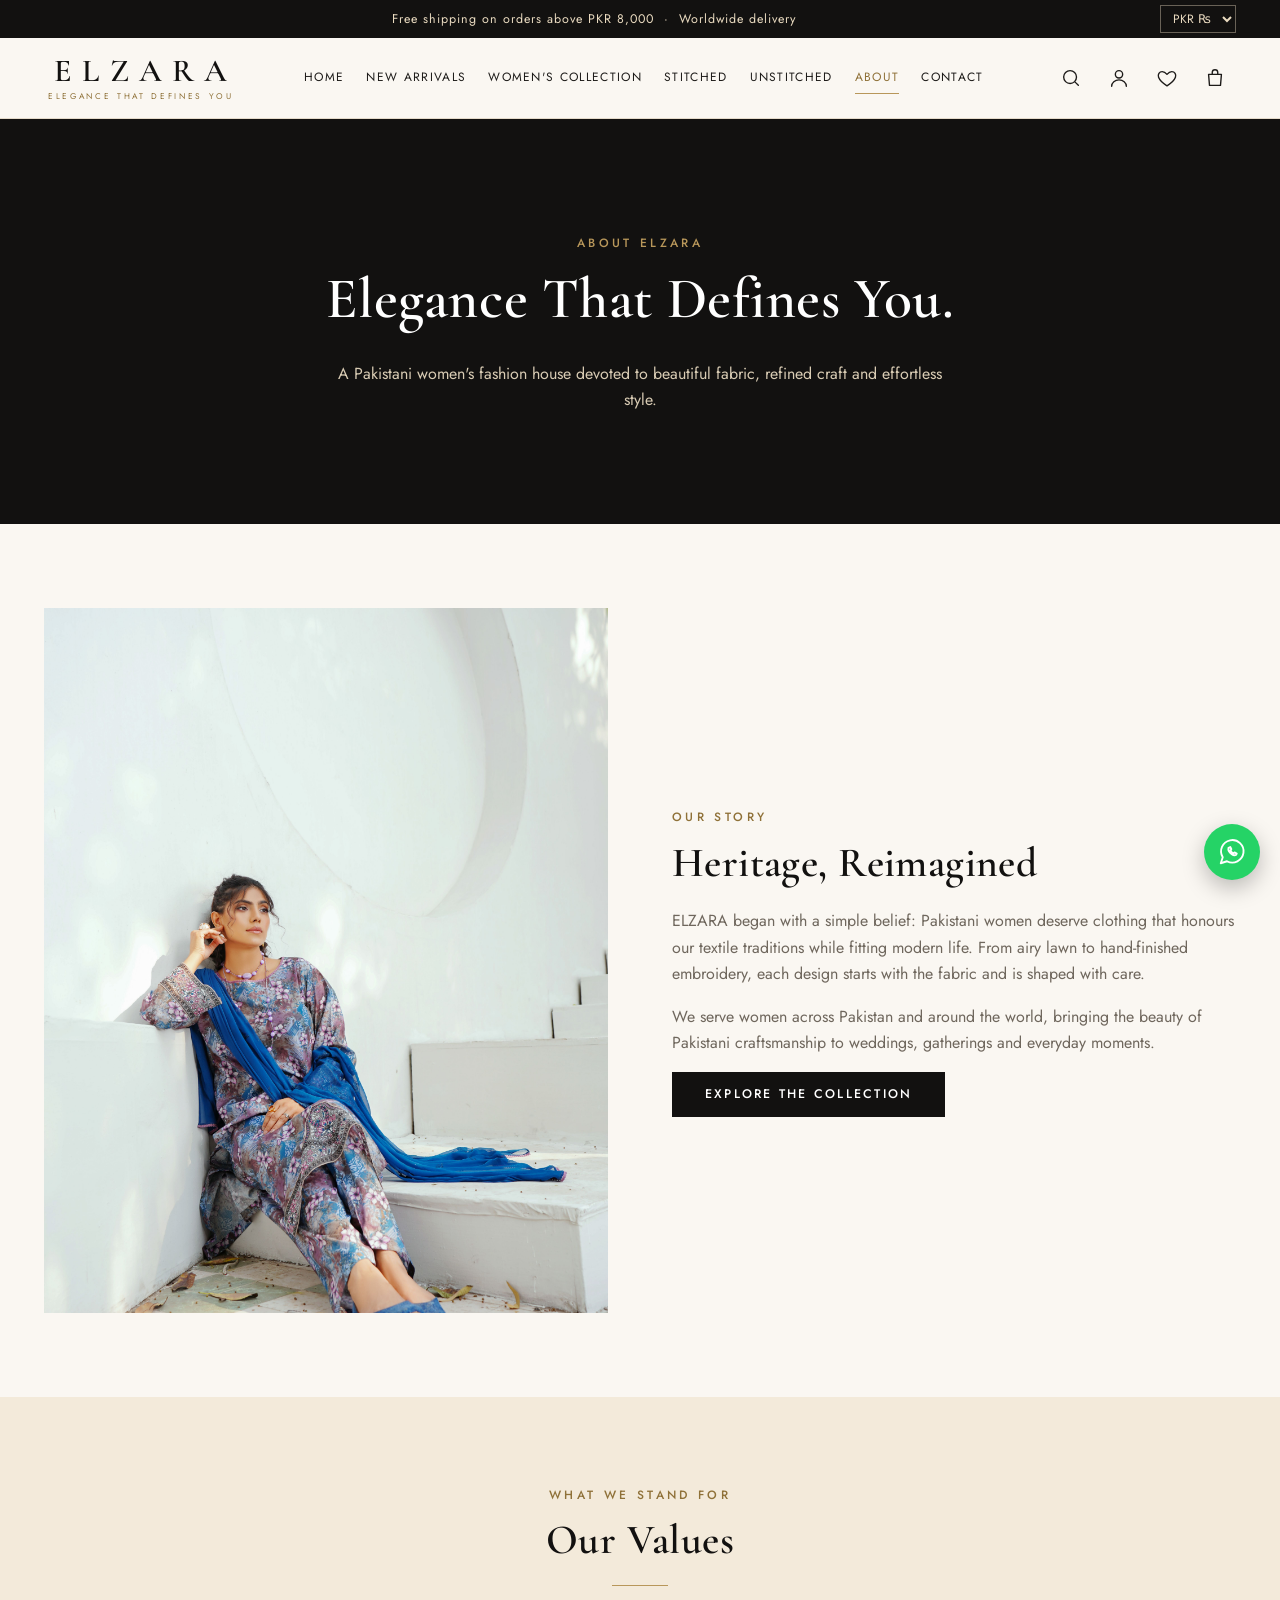
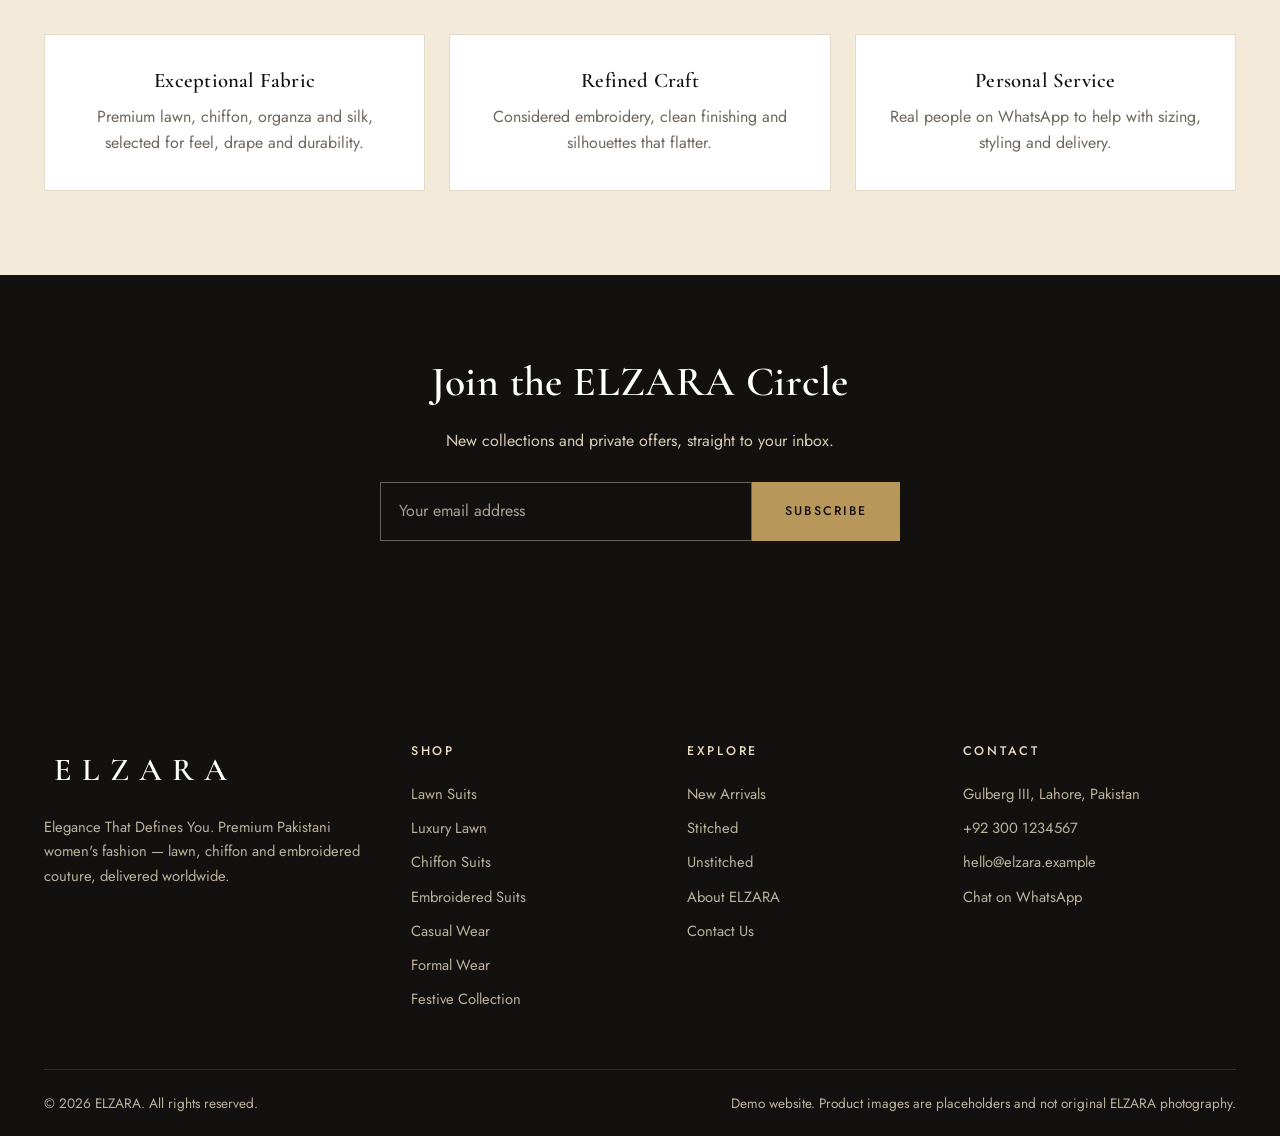
<file: about.html>
<!DOCTYPE html>
<html lang="en">
<head>
<meta charset="UTF-8">
<meta name="viewport" content="width=device-width, initial-scale=1">
<title>About Us — ELZARA</title>
<meta name="description" content="The story behind ELZARA, premium Pakistani women's fashion.">
<link rel="preconnect" href="https://fonts.googleapis.com">
<link rel="preconnect" href="https://fonts.gstatic.com" crossorigin>
<link href="https://fonts.googleapis.com/css2?family=Cormorant+Garamond:wght@500;600;700&family=Jost:wght@300;400;500&display=swap" rel="stylesheet">
<link rel="stylesheet" href="css/style.css">
</head>
<body data-page="about">
<!-- Header (announcement bar, logo, navigation, search, icons) is rendered by js/main.js so it is identical on every page -->
<div id="site-header"></div>


<main>
  <section class="about-hero"><div class="container"><span class="eyebrow">About ELZARA</span><h1>Elegance That Defines You.</h1><p>A Pakistani women's fashion house devoted to beautiful fabric, refined craft and effortless style.</p></div></section>
  <section class="section"><div class="container brand-intro">
    <img class="brand-intro__img" src="images/banners/about.jpg" alt="ELZARA atelier" loading="lazy" data-label="The ELZARA Atelier" data-sub="About image — replace">
    <div>
      <span class="eyebrow">Our Story</span><h2>Heritage, Reimagined</h2>
      <p>ELZARA began with a simple belief: Pakistani women deserve clothing that honours our textile traditions while fitting modern life. From airy lawn to hand-finished embroidery, each design starts with the fabric and is shaped with care.</p>
      <p>We serve women across Pakistan and around the world, bringing the beauty of Pakistani craftsmanship to weddings, gatherings and everyday moments.</p>
      <a class="btn btn-dark" href="shop.html">Explore the Collection</a>
    </div>
  </div></section>
  <section class="section section--beige"><div class="container">
    <div class="section-head"><span class="eyebrow">What We Stand For</span><h2>Our Values</h2></div>
    <div class="values">
      <div class="value"><h3>Exceptional Fabric</h3><p>Premium lawn, chiffon, organza and silk, selected for feel, drape and durability.</p></div>
      <div class="value"><h3>Refined Craft</h3><p>Considered embroidery, clean finishing and silhouettes that flatter.</p></div>
      <div class="value"><h3>Personal Service</h3><p>Real people on WhatsApp to help with sizing, styling and delivery.</p></div>
    </div>
  </div></section>
  <section class="section section--dark newsletter"><div class="container"><h2>Join the ELZARA Circle</h2><p>New collections and private offers, straight to your inbox.</p>
    <div class="nl-msg-wrap"><form class="nl-form js-newsletter" novalidate><input type="email" placeholder="Your email address" aria-label="Email address"><button class="btn btn-gold" type="submit">Subscribe</button></form><p class="form-msg" role="status"></p></div></div></section>
</main>

<!-- Footer, WhatsApp button, back-to-top and account popup are rendered by js/main.js -->
<div id="site-footer"></div>

<script src="js/products.js"></script>
<script src="js/wishlist.js"></script>
<script src="js/cart.js"></script>
<script src="js/main.js"></script>
</body>
</html>
</file>
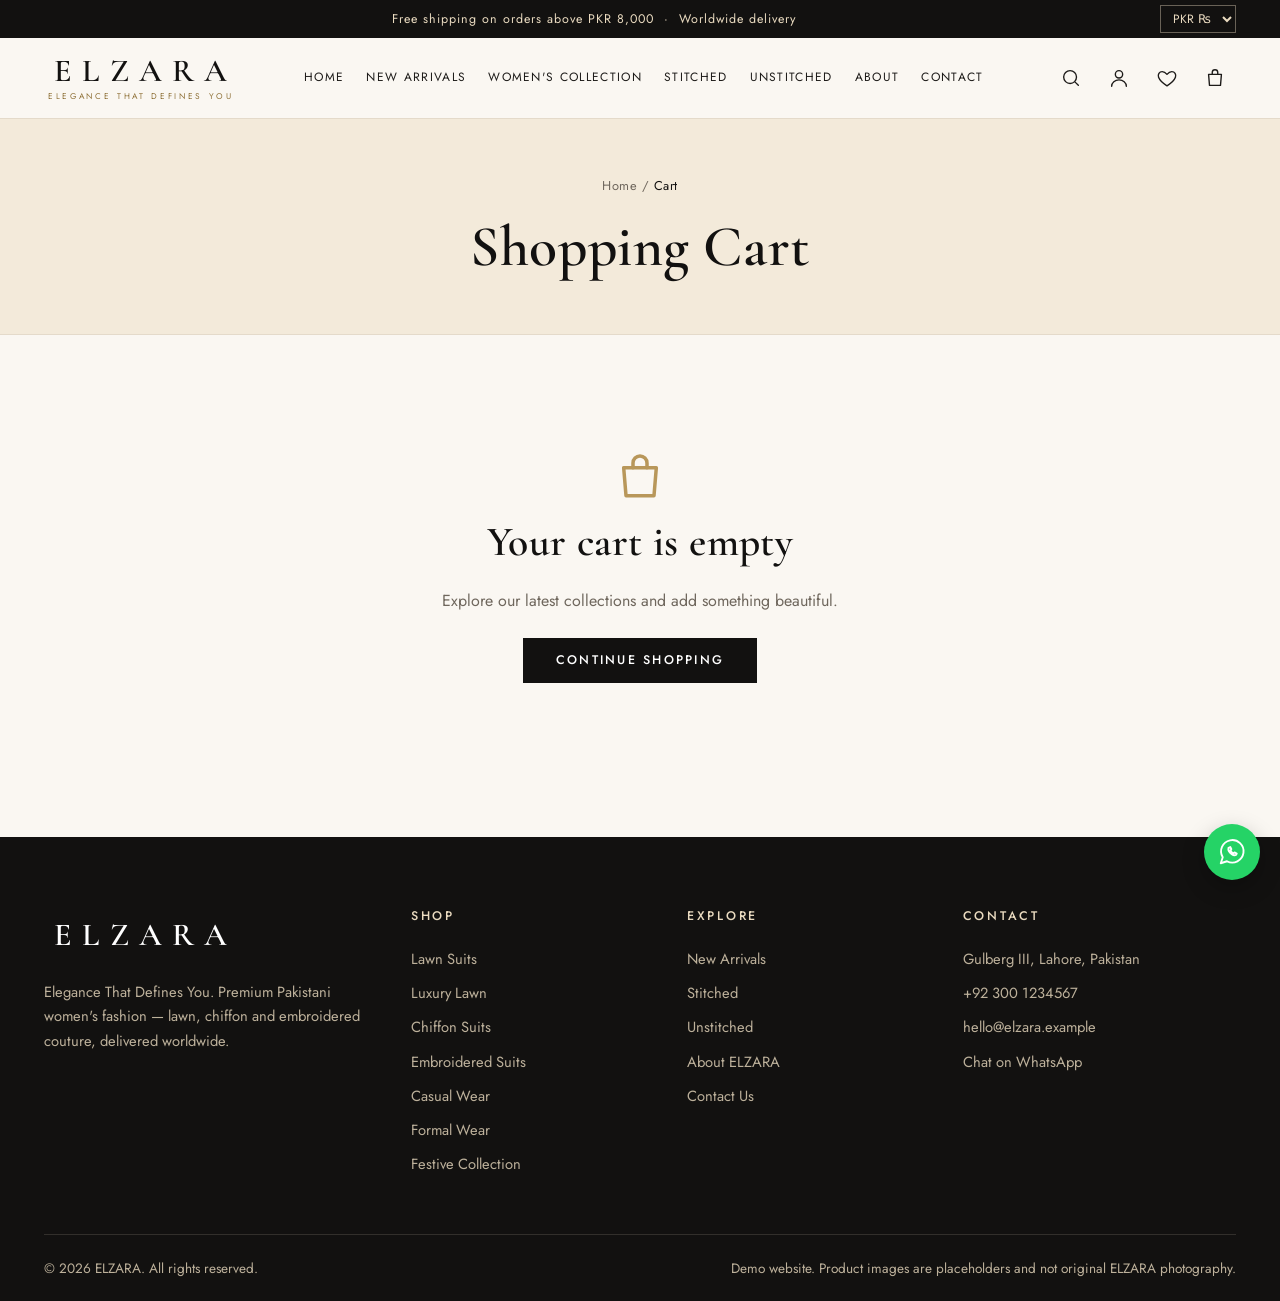
<file: cart.html>
<!DOCTYPE html>
<html lang="en">
<head>
<meta charset="UTF-8">
<meta name="viewport" content="width=device-width, initial-scale=1">
<title>Shopping Cart — ELZARA</title>
<meta name="description" content="Review your ELZARA shopping cart.">
<link rel="preconnect" href="https://fonts.googleapis.com">
<link rel="preconnect" href="https://fonts.gstatic.com" crossorigin>
<link href="https://fonts.googleapis.com/css2?family=Cormorant+Garamond:wght@500;600;700&family=Jost:wght@300;400;500&display=swap" rel="stylesheet">
<link rel="stylesheet" href="css/style.css">
</head>
<body data-page="cart">
<!-- Header (announcement bar, logo, navigation, search, icons) is rendered by js/main.js so it is identical on every page -->
<div id="site-header"></div>


<main>
  <section class="page-hero"><div class="container"><nav class="crumbs"><a href="index.html">Home</a> / <span>Cart</span></nav><h1>Shopping Cart</h1></div></section>
  <section class="section section--tight"><div class="container" id="cart-root"></div></section>
</main>

<!-- Footer, WhatsApp button, back-to-top and account popup are rendered by js/main.js -->
<div id="site-footer"></div>

<script src="js/products.js"></script>
<script src="js/wishlist.js"></script>
<script src="js/cart.js"></script>
<script src="js/main.js"></script>
</body>
</html>
</file>
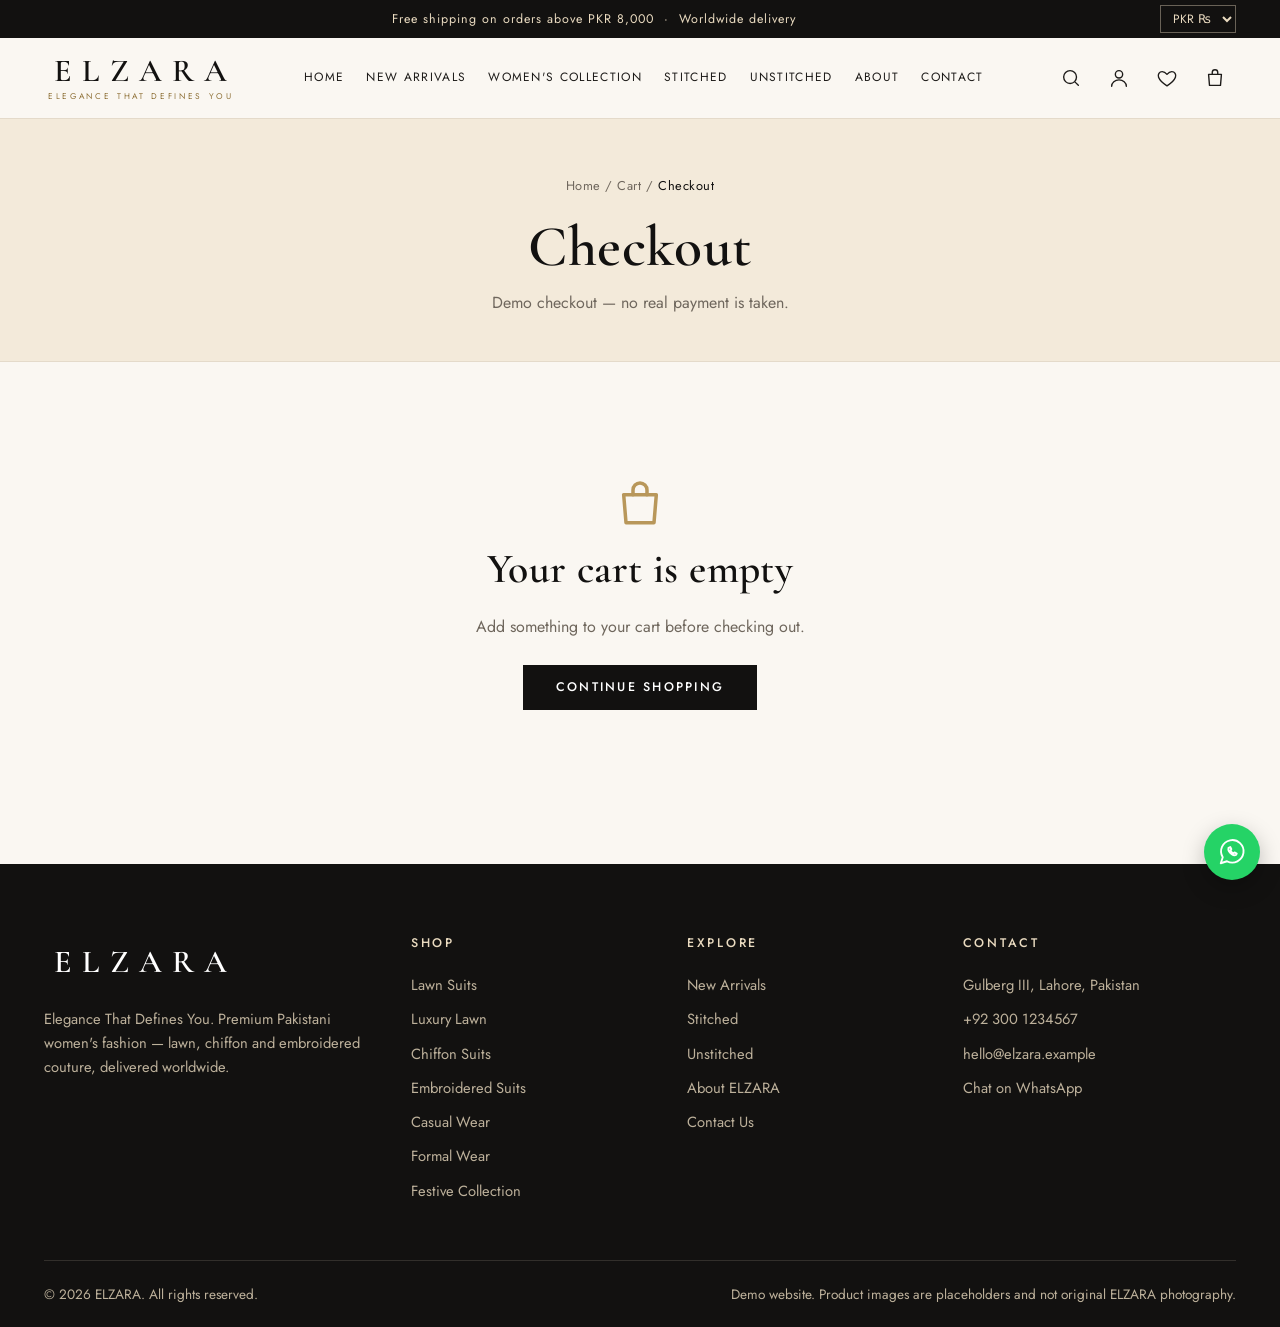
<file: checkout.html>
<!DOCTYPE html>
<html lang="en">
<head>
<meta charset="UTF-8">
<meta name="viewport" content="width=device-width, initial-scale=1">
<title>Checkout — ELZARA</title>
<meta name="description" content="Complete your ELZARA order (demo checkout).">
<link rel="preconnect" href="https://fonts.googleapis.com">
<link rel="preconnect" href="https://fonts.gstatic.com" crossorigin>
<link href="https://fonts.googleapis.com/css2?family=Cormorant+Garamond:wght@500;600;700&family=Jost:wght@300;400;500&display=swap" rel="stylesheet">
<link rel="stylesheet" href="css/style.css">
</head>
<body data-page="checkout">
<!-- Header (announcement bar, logo, navigation, search, icons) is rendered by js/main.js so it is identical on every page -->
<div id="site-header"></div>


<main>
  <section class="page-hero"><div class="container"><nav class="crumbs"><a href="index.html">Home</a> / <a href="cart.html">Cart</a> / <span>Checkout</span></nav><h1>Checkout</h1><p>Demo checkout — no real payment is taken.</p></div></section>
  <section class="section section--tight"><div class="container" id="checkout-root">
    <div class="checkout-layout">
      <form class="panel" id="checkout-form" novalidate>
        <h2>Delivery Details</h2>
        <div class="form-grid">
          <label class="field"><span>Full Name</span><input name="name" type="text" autocomplete="name" placeholder="e.g. Ayesha Khan"><small class="err" data-error="name"></small></label>
          <label class="field"><span>Email</span><input name="email" type="email" autocomplete="email" placeholder="you@example.com"><small class="err" data-error="email"></small></label>
          <label class="field"><span>Phone Number</span><input name="phone" type="tel" autocomplete="tel" placeholder="+92 300 1234567"><small class="err" data-error="phone"></small></label>
          <label class="field"><span>City</span><input name="city" type="text" autocomplete="address-level2" placeholder="Lahore"><small class="err" data-error="city"></small></label>
          <label class="field full"><span>Complete Delivery Address</span><textarea name="address" autocomplete="street-address" placeholder="House / flat no., street, area, postal code"></textarea><small class="err" data-error="address"></small></label>
          <label class="field full"><span>Order Notes (optional)</span><input name="notes" type="text" placeholder="Anything we should know?"></label>
        </div>
        <h2 class="mt-lg">Payment</h2>
        <div class="pay-opt"><input type="radio" checked disabled aria-label="Cash on delivery"><div><strong>Cash on Delivery (demo)</strong><span>No payment gateway is connected. Placing the order only creates a demo confirmation.</span></div></div>
        <button class="btn btn-dark btn-block" type="submit">Place Order</button>
      </form>
      <aside class="summary"><h2>Order Summary</h2><div id="checkout-summary"></div><a class="link-arrow" href="cart.html">← Edit cart</a></aside>
    </div>
  </div></section>
</main>

<!-- Footer, WhatsApp button, back-to-top and account popup are rendered by js/main.js -->
<div id="site-footer"></div>

<script src="js/products.js"></script>
<script src="js/wishlist.js"></script>
<script src="js/cart.js"></script>
<script src="js/checkout.js"></script>
<script src="js/main.js"></script>
</body>
</html>
</file>
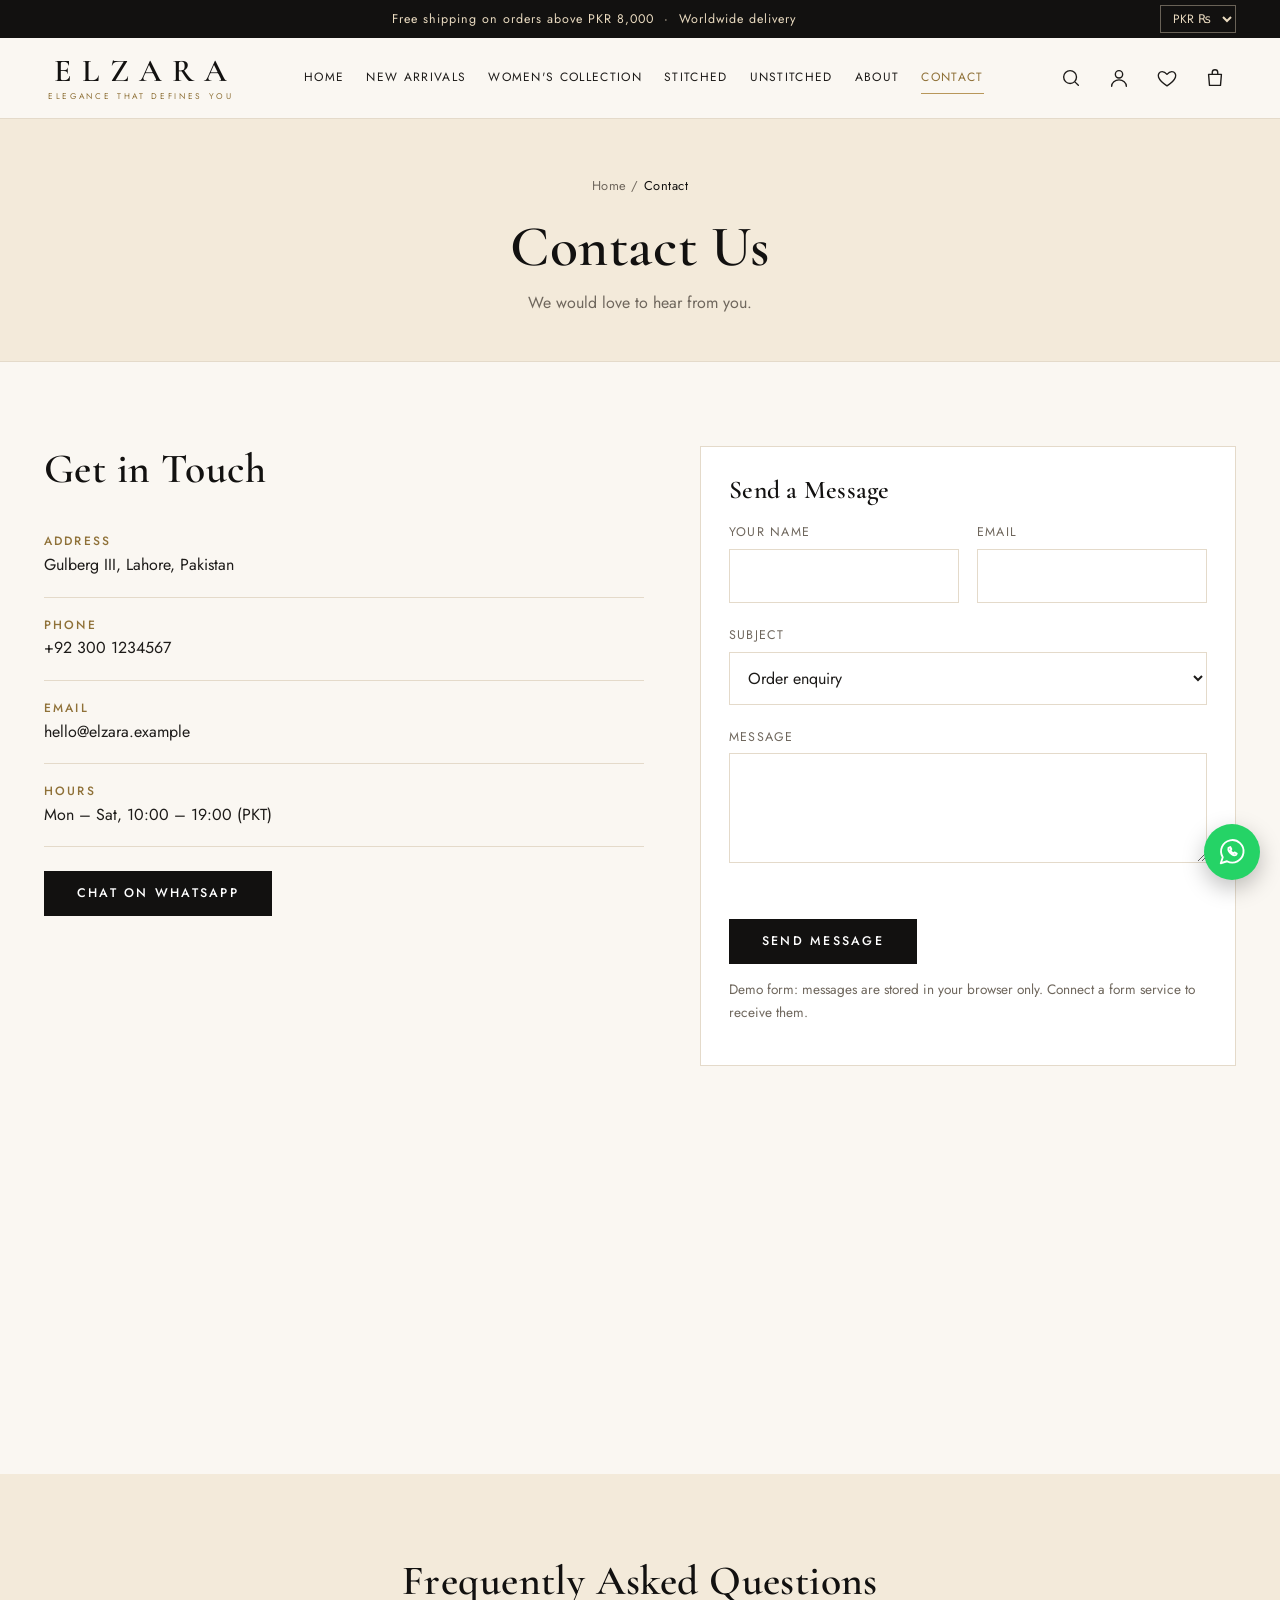
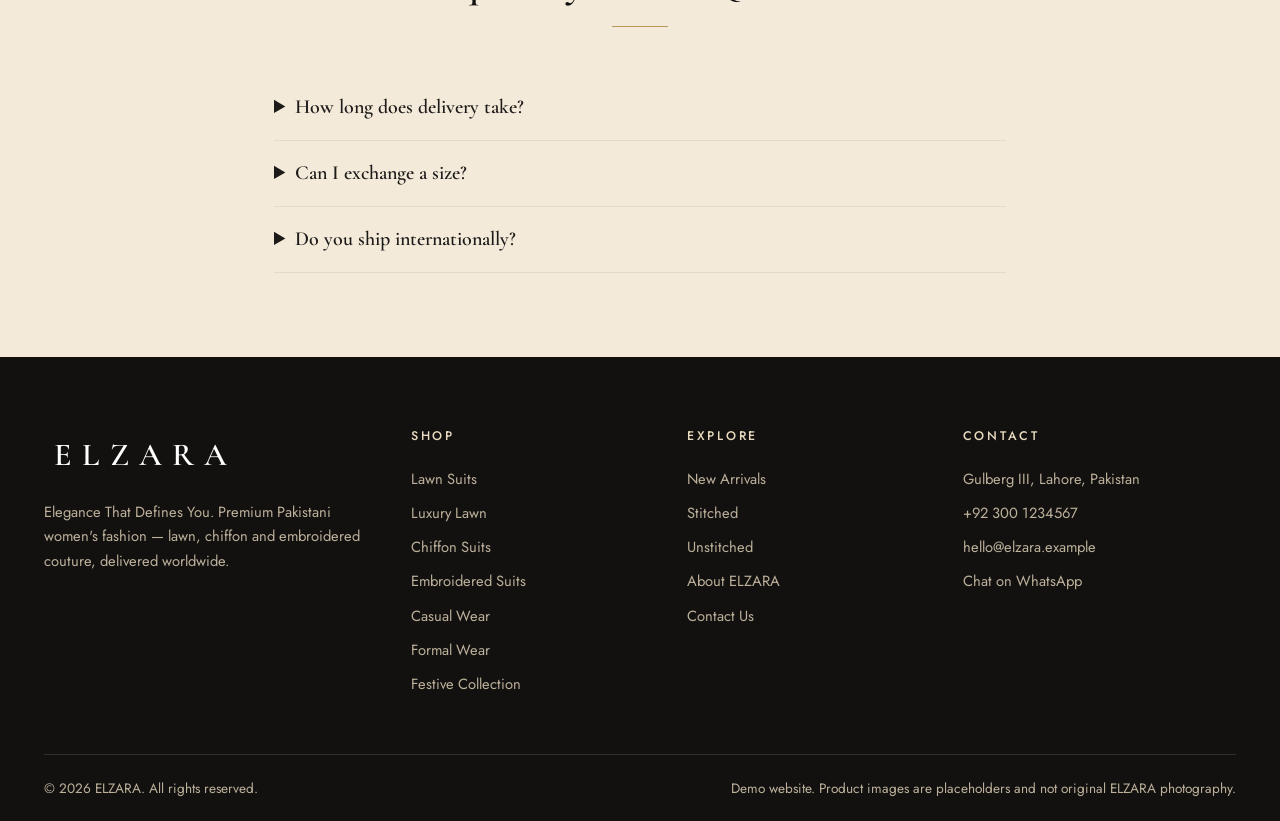
<file: contact.html>
<!DOCTYPE html>
<html lang="en">
<head>
<meta charset="UTF-8">
<meta name="viewport" content="width=device-width, initial-scale=1">
<title>Contact Us — ELZARA</title>
<meta name="description" content="Contact ELZARA for sizing help, orders and wholesale enquiries.">
<link rel="preconnect" href="https://fonts.googleapis.com">
<link rel="preconnect" href="https://fonts.gstatic.com" crossorigin>
<link href="https://fonts.googleapis.com/css2?family=Cormorant+Garamond:wght@500;600;700&family=Jost:wght@300;400;500&display=swap" rel="stylesheet">
<link rel="stylesheet" href="css/style.css">
</head>
<body data-page="contact">
<!-- Header (announcement bar, logo, navigation, search, icons) is rendered by js/main.js so it is identical on every page -->
<div id="site-header"></div>


<main>
  <section class="page-hero"><div class="container"><nav class="crumbs"><a href="index.html">Home</a> / <span>Contact</span></nav><h1>Contact Us</h1><p>We would love to hear from you.</p></div></section>
  <section class="section"><div class="container contact-layout">
    <div>
      <h2>Get in Touch</h2>
      <ul class="info-list">
        <li><strong>Address</strong><span data-cfg="address"></span></li>
        <li><strong>Phone</strong><span data-cfg="phone"></span></li>
        <li><strong>Email</strong><span data-cfg="email"></span></li>
        <li><strong>Hours</strong>Mon – Sat, 10:00 – 19:00 (PKT)</li>
      </ul>
      <p class="mt-lg"><a class="btn btn-dark" id="contact-wa" href="#" target="_blank" rel="noopener">Chat on WhatsApp</a></p>
      <iframe src="https://www.google.com/maps/embed?pb=!1m18!1m12!1m3!1d57912.36960640001!2d67.11614226485986!3d24.880132613723056!2m3!1f0!2f0!3f0!3m2!1i1024!2i768!4f13.1!3m3!1m2!1s0x3eb3398c21ee360d%3A0x6114a9b297d321eb!2sShah%20Faisal%20Town%2C%20Pakistan!5e0!3m2!1sen!2s!4v1795558391031!5m2!1sen!2s" width="600" height="450" style="border:0;" allowfullscreen="" loading="lazy" referrerpolicy="strict-origin-when-cross-origin"></iframe>
    </div>
    <form class="panel" id="contact-form" novalidate>
      <h2>Send a Message</h2>
      <div class="form-grid">
        <label class="field"><span>Your Name</span><input name="name" type="text" autocomplete="name"></label>
        <label class="field"><span>Email</span><input name="email" type="email" autocomplete="email"></label>
        <label class="field full"><span>Subject</span><select name="subject"><option>Order enquiry</option><option>Sizing help</option><option>Shipping &amp; delivery</option><option>Exchange</option><option>Other</option></select></label>
        <label class="field full"><span>Message</span><textarea name="message"></textarea></label>
      </div>
      <p class="form-msg" id="contact-msg" role="status"></p>
      <button class="btn btn-dark mt-sm" type="submit">Send Message</button>
      <p class="muted small mt-sm">Demo form: messages are stored in your browser only. Connect a form service to receive them.</p>
    </form>
  </div></section>
  <section class="section section--beige"><div class="container container--narrow"><div class="section-head"><h2>Frequently Asked Questions</h2></div>
    <div class="faq">
      <details><summary>How long does delivery take?</summary><p>Orders within Pakistan typically arrive in 3–5 working days; international orders in 7–14 days (sample policy).</p></details>
      <details><summary>Can I exchange a size?</summary><p>Yes, stitched pieces can be exchanged within 7 days of delivery, unworn with tags (sample policy).</p></details>
      <details><summary>Do you ship internationally?</summary><p>Yes. Switch the currency to USD at the top of the page and contact us on WhatsApp for shipping rates.</p></details>
    </div></div></section>
</main>

<!-- Footer, WhatsApp button, back-to-top and account popup are rendered by js/main.js -->
<div id="site-footer"></div>

<script src="js/products.js"></script>
<script src="js/wishlist.js"></script>
<script src="js/cart.js"></script>
<script src="js/main.js"></script>
</body>
</html>
</file>
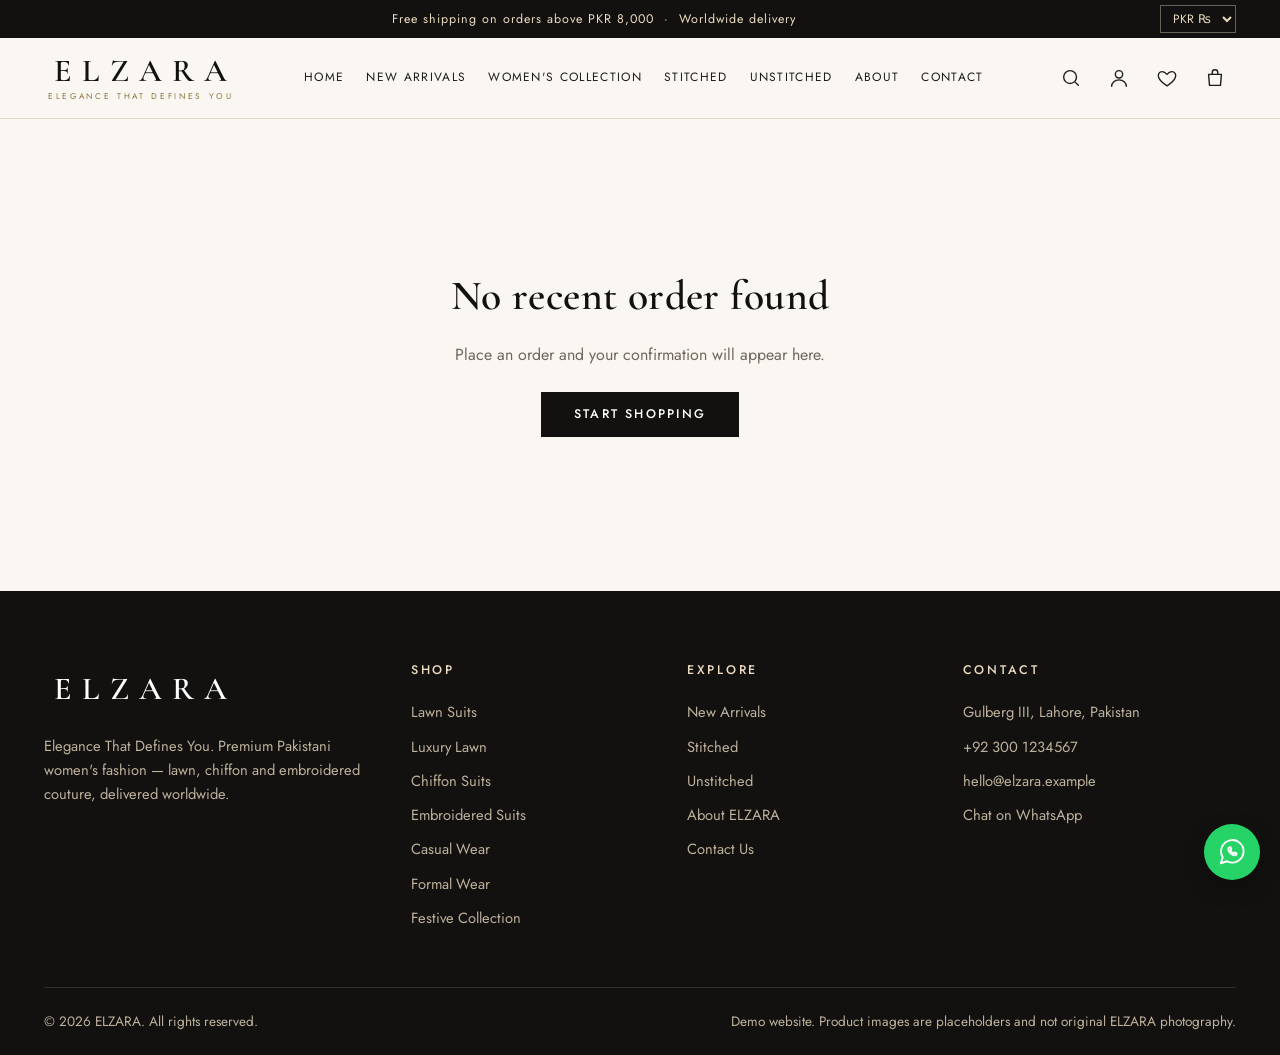
<file: order-confirmation.html>
<!DOCTYPE html>
<html lang="en">
<head>
<meta charset="UTF-8">
<meta name="viewport" content="width=device-width, initial-scale=1">
<title>Order Confirmation — ELZARA</title>
<meta name="description" content="Your ELZARA order confirmation.">
<link rel="preconnect" href="https://fonts.googleapis.com">
<link rel="preconnect" href="https://fonts.gstatic.com" crossorigin>
<link href="https://fonts.googleapis.com/css2?family=Cormorant+Garamond:wght@500;600;700&family=Jost:wght@300;400;500&display=swap" rel="stylesheet">
<link rel="stylesheet" href="css/style.css">
</head>
<body data-page="confirmation">
<!-- Header (announcement bar, logo, navigation, search, icons) is rendered by js/main.js so it is identical on every page -->
<div id="site-header"></div>


<main><section class="section"><div class="container" id="confirmation-root"></div></section></main>

<!-- Footer, WhatsApp button, back-to-top and account popup are rendered by js/main.js -->
<div id="site-footer"></div>

<script src="js/products.js"></script>
<script src="js/wishlist.js"></script>
<script src="js/cart.js"></script>
<script src="js/checkout.js"></script>
<script src="js/main.js"></script>
</body>
</html>
</file>
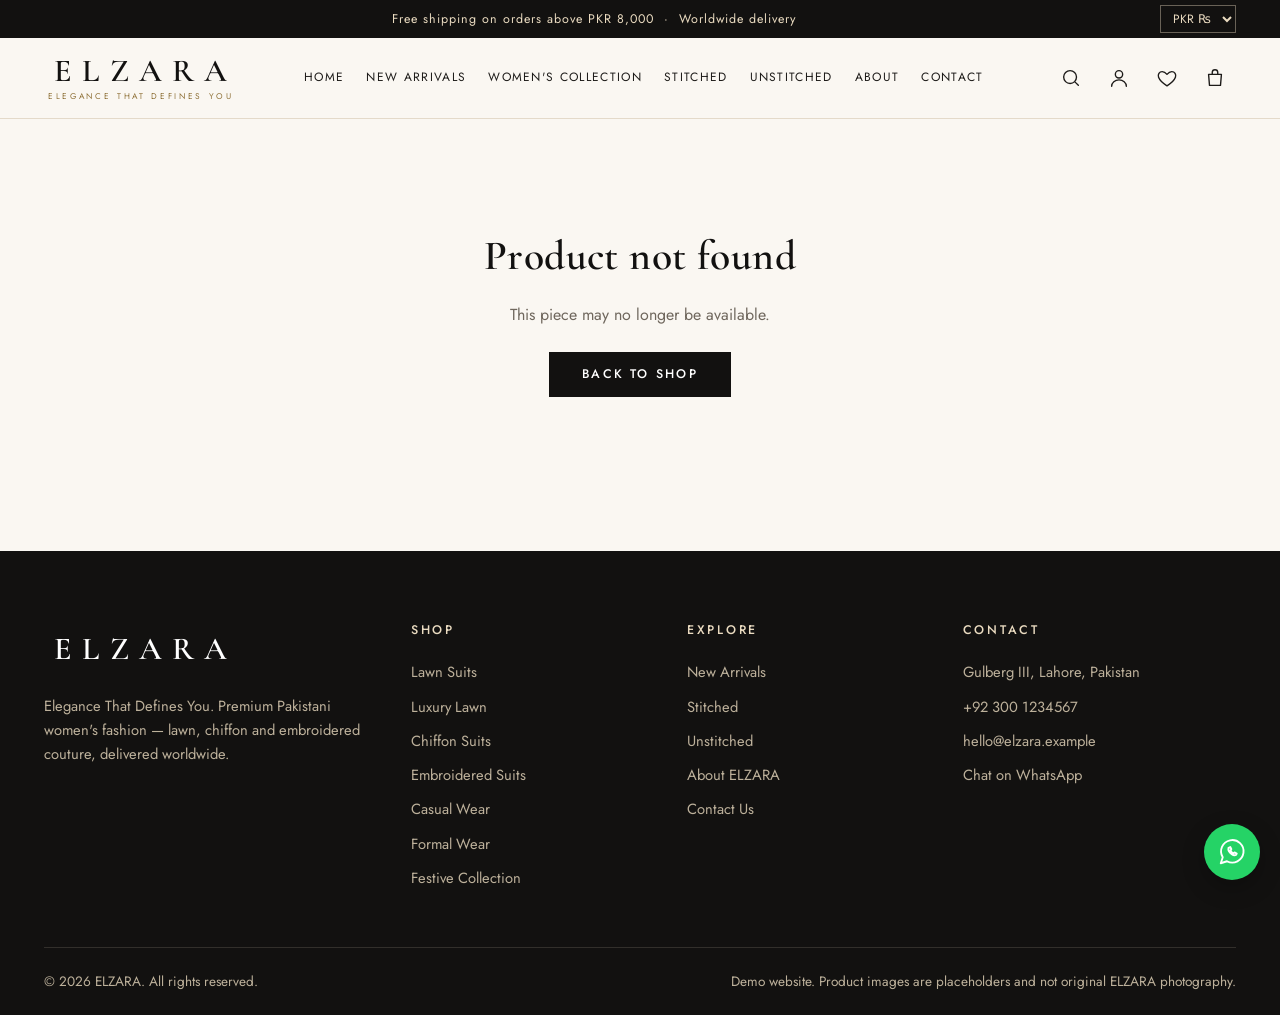
<file: product.html>
<!DOCTYPE html>
<html lang="en">
<head>
<meta charset="UTF-8">
<meta name="viewport" content="width=device-width, initial-scale=1">
<title>Product — ELZARA</title>
<meta name="description" content="ELZARA product details: fabric, sizes, colours and reviews.">
<link rel="preconnect" href="https://fonts.googleapis.com">
<link rel="preconnect" href="https://fonts.gstatic.com" crossorigin>
<link href="https://fonts.googleapis.com/css2?family=Cormorant+Garamond:wght@500;600;700&family=Jost:wght@300;400;500&display=swap" rel="stylesheet">
<link rel="stylesheet" href="css/style.css">
</head>
<body data-page="product">
<!-- Header (announcement bar, logo, navigation, search, icons) is rendered by js/main.js so it is identical on every page -->
<div id="site-header"></div>


<main id="product-root" class="section section--tight"></main>

<!-- SIZE GUIDE POPUP -->
<div class="modal" id="size-guide" aria-hidden="true"><div class="modal__box" role="dialog" aria-label="Size guide">
  <button class="modal__close" data-modal-close aria-label="Close" type="button">✕</button>
  <h2>Size Guide</h2><p class="muted">Body measurements in inches. If you are between sizes, we recommend sizing up.</p>
  <div class="table-wrap"><table class="sizes-table">
    <thead><tr><th>Size</th><th>Bust</th><th>Waist</th><th>Hip</th><th>Shirt Length</th></tr></thead>
    <tbody>
      <tr><td>XS</td><td>32</td><td>26</td><td>35</td><td>40</td></tr>
      <tr><td>S</td><td>34</td><td>28</td><td>37</td><td>41</td></tr>
      <tr><td>M</td><td>36</td><td>30</td><td>39</td><td>42</td></tr>
      <tr><td>L</td><td>38</td><td>32</td><td>41</td><td>43</td></tr>
      <tr><td>XL</td><td>40</td><td>34</td><td>43</td><td>44</td></tr>
    </tbody></table></div>
  <p class="small muted"><strong>How to measure:</strong> Bust — fullest part of the chest. Waist — narrowest part of the torso. Hip — fullest part of the hips. These are sample measurements; replace with your own size chart.</p>
</div></div>

<!-- Footer, WhatsApp button, back-to-top and account popup are rendered by js/main.js -->
<div id="site-footer"></div>

<script src="js/products.js"></script>
<script src="js/wishlist.js"></script>
<script src="js/cart.js"></script>
<script src="js/main.js"></script>
</body>
</html>
</file>
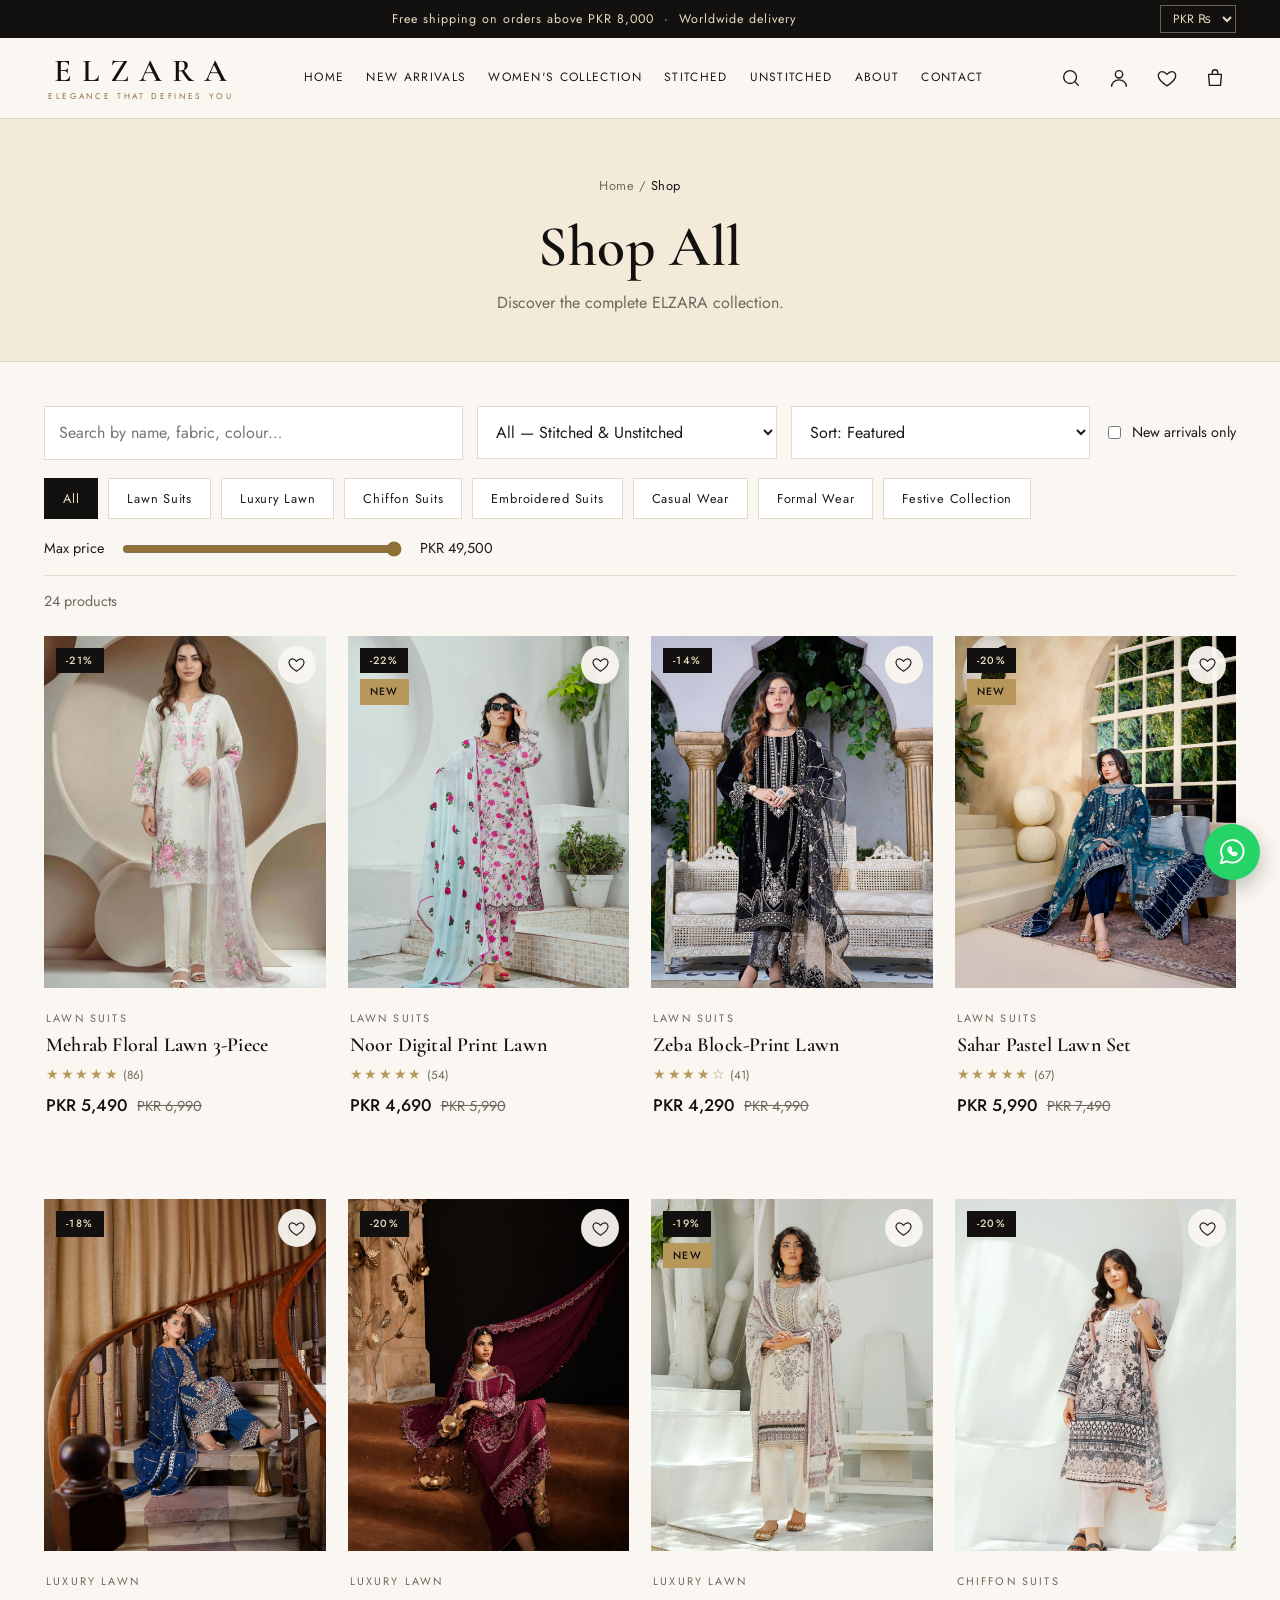
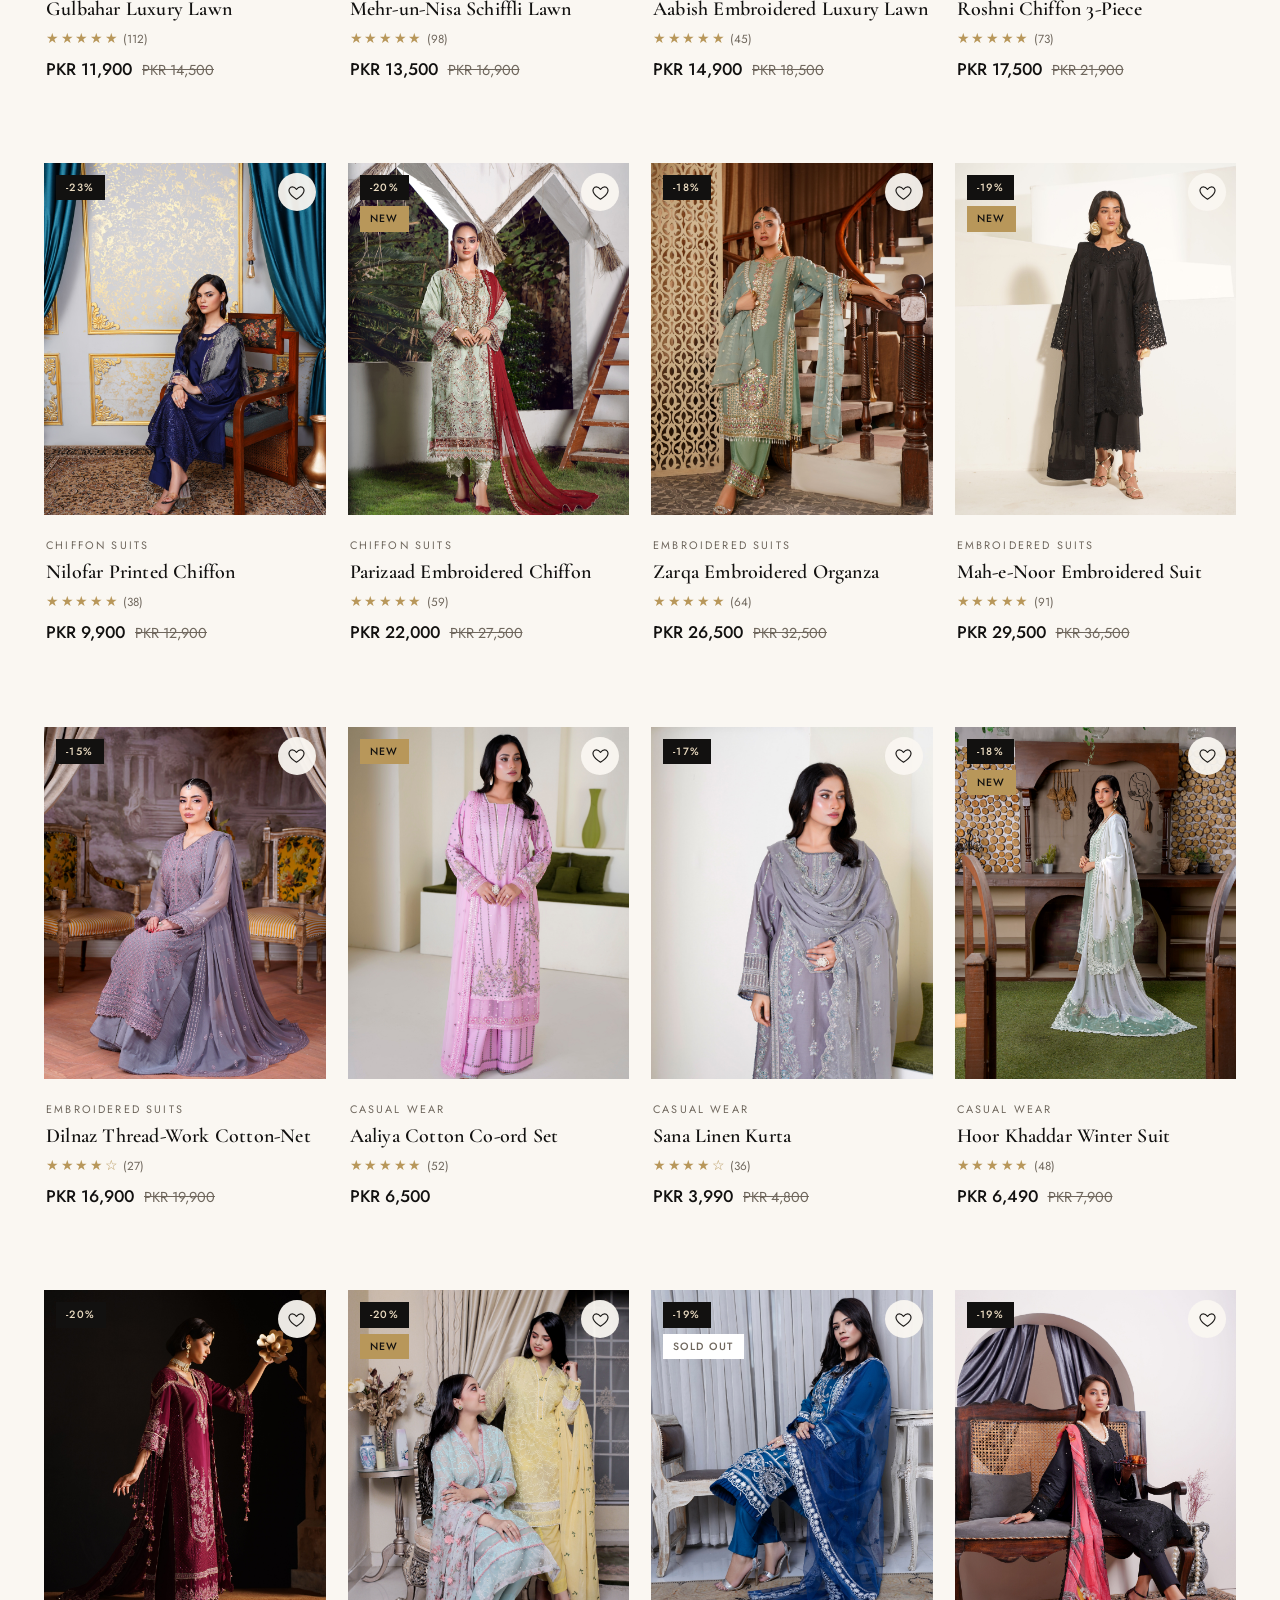
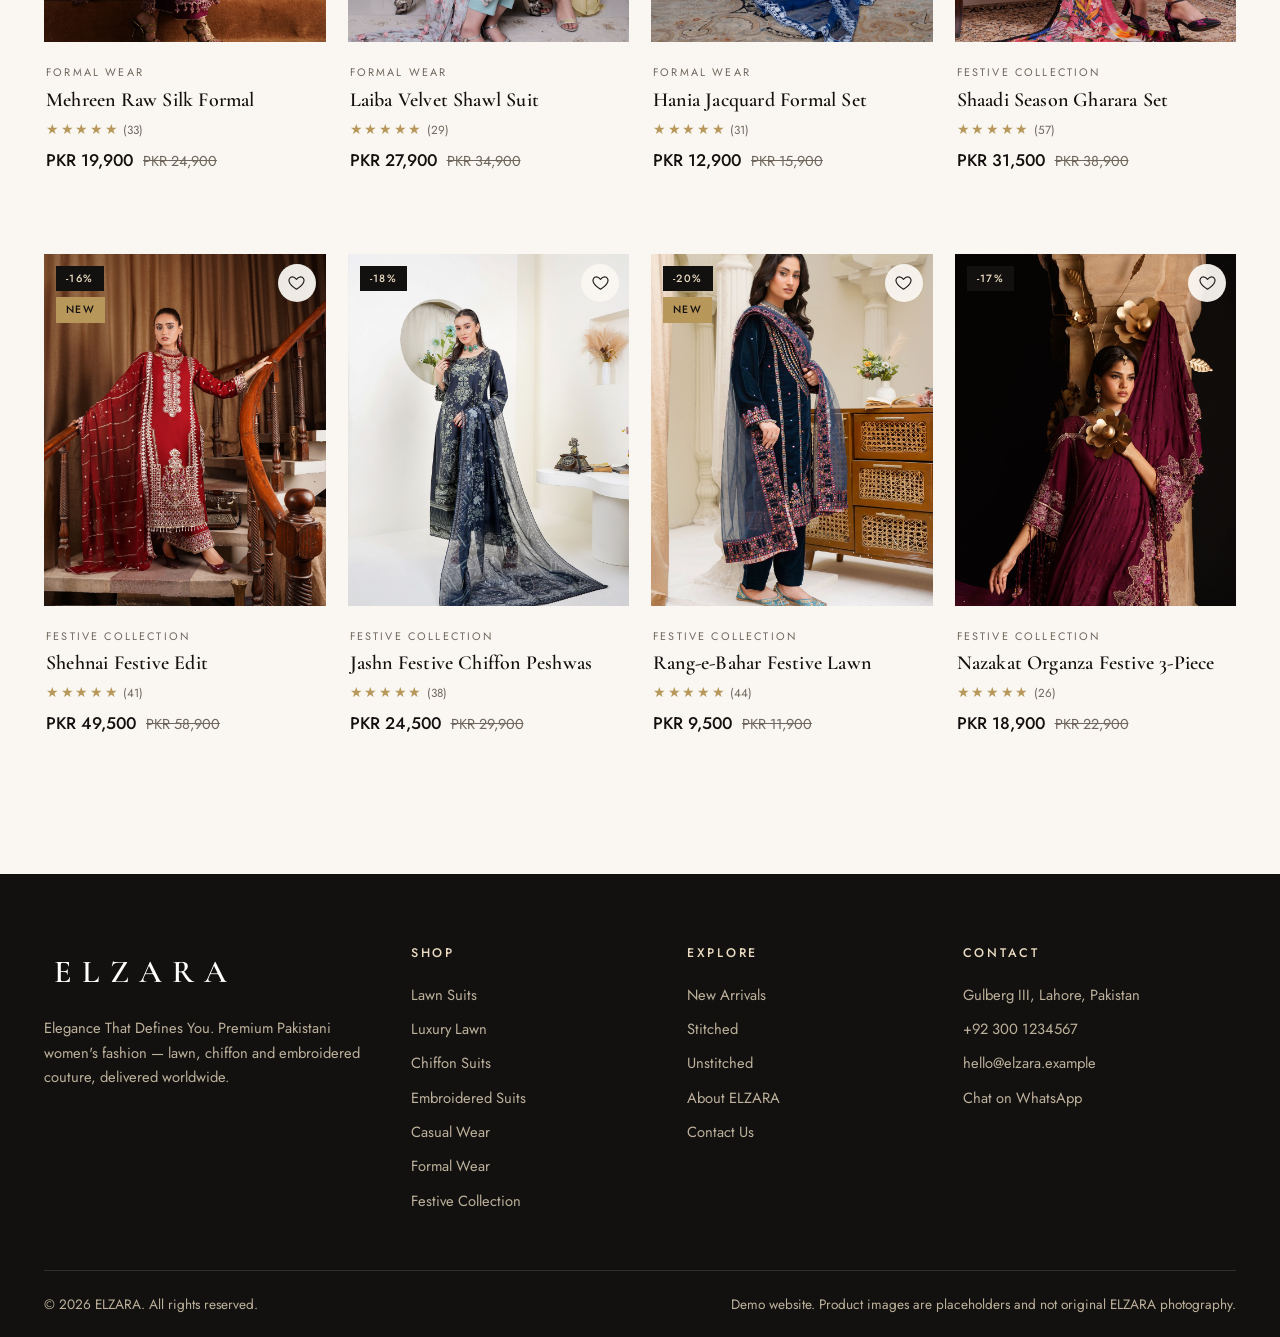
<file: shop.html>
<!DOCTYPE html>
<html lang="en">
<head>
<meta charset="UTF-8">
<meta name="viewport" content="width=device-width, initial-scale=1">
<title>Shop — ELZARA</title>
<meta name="description" content="Browse ELZARA's Pakistani women's collection: lawn, luxury lawn, chiffon, embroidered, casual, formal and festive wear.">
<link rel="preconnect" href="https://fonts.googleapis.com">
<link rel="preconnect" href="https://fonts.gstatic.com" crossorigin>
<link href="https://fonts.googleapis.com/css2?family=Cormorant+Garamond:wght@500;600;700&family=Jost:wght@300;400;500&display=swap" rel="stylesheet">
<link rel="stylesheet" href="css/style.css">
</head>
<body data-page="shop">
<!-- Header (announcement bar, logo, navigation, search, icons) is rendered by js/main.js so it is identical on every page -->
<div id="site-header"></div>


<main>
  <section class="page-hero"><div class="container">
    <nav class="crumbs"><a href="index.html">Home</a> / <span>Shop</span></nav>
    <h1 id="shop-title">Shop All</h1><p id="shop-sub">Discover the complete ELZARA collection.</p>
  </div></section>
  <section class="section section--tight"><div class="container">
    <div class="shop-bar">
      <input id="shop-search" type="search" placeholder="Search by name, fabric, colour…" aria-label="Search products">
      <select id="shop-type" aria-label="Stitched or unstitched"><option value="">All — Stitched &amp; Unstitched</option><option value="stitched">Stitched</option><option value="unstitched">Unstitched</option></select>
      <select id="shop-sort" aria-label="Sort products">
        <option value="featured">Sort: Featured</option><option value="newest">Newest</option><option value="popular">Most Popular</option>
        <option value="price-asc">Price: Low to High</option><option value="price-desc">Price: High to Low</option><option value="discount">Biggest Discount</option>
      </select>
      <label class="chk"><input type="checkbox" id="shop-new"> New arrivals only</label>
    </div>
    <div class="chips" id="shop-cats" role="group" aria-label="Categories"></div>
    <div class="price-filter"><label for="shop-price">Max price</label><input type="range" id="shop-price"><output id="shop-price-out" for="shop-price"></output></div>
    <p id="shop-count"></p>
    <div class="grid-products" id="shop-grid"></div>
  </div></section>
</main>

<!-- Footer, WhatsApp button, back-to-top and account popup are rendered by js/main.js -->
<div id="site-footer"></div>

<script src="js/products.js"></script>
<script src="js/wishlist.js"></script>
<script src="js/cart.js"></script>
<script src="js/main.js"></script>
</body>
</html>
</file>
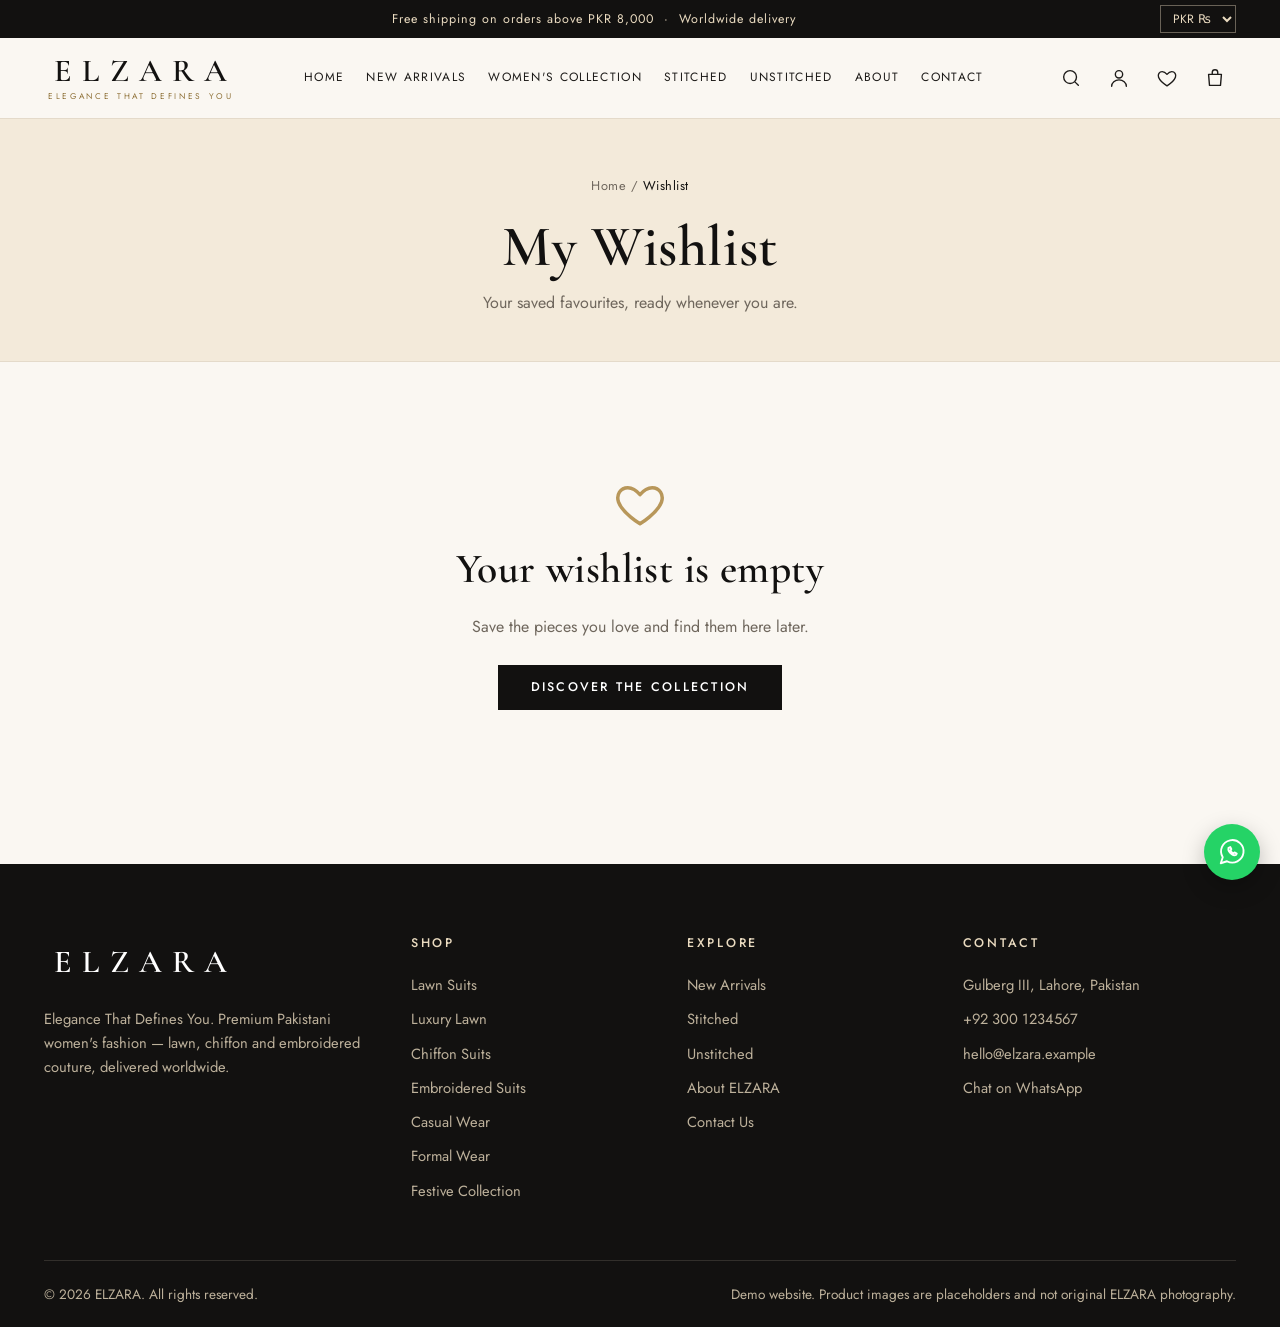
<file: wishlist.html>
<!DOCTYPE html>
<html lang="en">
<head>
<meta charset="UTF-8">
<meta name="viewport" content="width=device-width, initial-scale=1">
<title>Wishlist — ELZARA</title>
<meta name="description" content="Your saved ELZARA favourites.">
<link rel="preconnect" href="https://fonts.googleapis.com">
<link rel="preconnect" href="https://fonts.gstatic.com" crossorigin>
<link href="https://fonts.googleapis.com/css2?family=Cormorant+Garamond:wght@500;600;700&family=Jost:wght@300;400;500&display=swap" rel="stylesheet">
<link rel="stylesheet" href="css/style.css">
</head>
<body data-page="wishlist">
<!-- Header (announcement bar, logo, navigation, search, icons) is rendered by js/main.js so it is identical on every page -->
<div id="site-header"></div>


<main>
  <section class="page-hero"><div class="container"><nav class="crumbs"><a href="index.html">Home</a> / <span>Wishlist</span></nav><h1>My Wishlist</h1><p>Your saved favourites, ready whenever you are.</p></div></section>
  <section class="section section--tight"><div class="container" id="wishlist-root"></div></section>
</main>

<!-- Footer, WhatsApp button, back-to-top and account popup are rendered by js/main.js -->
<div id="site-footer"></div>

<script src="js/products.js"></script>
<script src="js/wishlist.js"></script>
<script src="js/cart.js"></script>
<script src="js/main.js"></script>
</body>
</html>
</file>
<file: css/style.css>
/* =====================================================================
   ELZARA — css/style.css
   Luxury Pakistani women's fashion. Palette: Deep Black · Champagne ·
   Soft Gold · Warm Beige · Off White.
   Sections: 1 Base · 2 Layout · 3 Buttons · 4 Header · 5 Home · 6 Cards
   7 Shop · 8 Product · 9 Cart/Wishlist/Checkout · 10 Pages · 11 Footer
   12 Utilities/Modals · 13 Responsive
   ===================================================================== */

/* ============================== 1. BASE =============================== */
:root {
  --black: #121110; --ink: #1d1b19; --champagne: #EADBC0; --champagne-soft: #F3EADA;
  --gold: #B8975A; --gold-dark: #8f7138; --beige: #E8DECF; --offwhite: #FAF7F2; --white: #fff;
  --muted: #6f675d; --line: #E4DACA; --danger: #a33a3a; --ok: #3b6b4f;
  --font-head: "Cormorant Garamond", Georgia, "Times New Roman", serif;
  --font-body: "Jost", "Helvetica Neue", Arial, sans-serif;
  --container: 1240px; --shadow: 0 12px 32px rgba(18, 17, 16, .08); --t: .3s ease;
}
*, *::before, *::after { box-sizing: border-box; }
html { scroll-behavior: smooth; -webkit-text-size-adjust: 100%; }
body { margin: 0; font-family: var(--font-body); font-weight: 400; font-size: 16px; line-height: 1.65; color: var(--ink); background: var(--offwhite); overflow-x: hidden; }
body.no-scroll { overflow: hidden; }
img, video, svg { max-width: 100%; display: block; }
img { height: auto; }
a { color: inherit; text-decoration: none; transition: color var(--t); }
button, input, select, textarea { font: inherit; color: inherit; }
button { cursor: pointer; background: none; border: 0; padding: 0; }
button:disabled { cursor: not-allowed; opacity: .55; }
h1, h2, h3, h4 { font-family: var(--font-head); font-weight: 600; line-height: 1.15; margin: 0 0 .5em; color: var(--black); letter-spacing: .01em; }
h1 { font-size: clamp(2.2rem, 5vw, 3.6rem); } h2 { font-size: clamp(1.8rem, 3.4vw, 2.6rem); } h3 { font-size: 1.3rem; }
p { margin: 0 0 1em; }
ul { list-style: none; margin: 0; padding: 0; }
:focus-visible { outline: 2px solid var(--gold); outline-offset: 2px; }
.icon { width: 22px; height: 22px; }
[hidden] { display: none !important; }

/* ============================= 2. LAYOUT ============================== */
.container { width: 100%; max-width: var(--container); margin: 0 auto; padding: 0 24px; }
.section { padding: 84px 0; }
.section--beige { background: var(--champagne-soft); }
.section--dark { background: var(--black); color: var(--champagne); }
.section--dark h2 { color: var(--white); }
.section-head { text-align: center; max-width: 640px; margin: 0 auto 48px; }
.section-head h2 { margin-bottom: 12px; }
.section-head p { color: var(--muted); }
.section-head::after { content: ""; display: block; width: 56px; height: 1px; background: var(--gold); margin: 20px auto 0; }
.eyebrow { display: inline-block; font-size: .75rem; letter-spacing: .28em; text-transform: uppercase; color: var(--gold-dark); margin-bottom: 12px; font-weight: 500; }
.section--dark .eyebrow { color: var(--gold); }
.section--tight { padding-top: 44px; } .container--narrow { max-width: 780px; } .mt-lg { margin-top: 24px; } .mt-sm { margin-top: 14px; }
.center { text-align: center; } .muted { color: var(--muted); } .small { font-size: .85rem; } .pad { padding: 16px; }
.grid-products { display: grid; grid-template-columns: repeat(4, 1fr); gap: 28px 22px; }
.more { text-align: center; margin-top: 44px; }
.link-arrow { display: inline-block; margin-top: 16px; font-size: .9rem; letter-spacing: .04em; border-bottom: 1px solid var(--gold); padding-bottom: 2px; }
.link-arrow:hover, .link-btn:hover { color: var(--gold-dark); }
.link-btn { font-size: .85rem; text-decoration: underline; text-underline-offset: 3px; color: var(--muted); }

/* ============================ 3. BUTTONS ============================== */
.btn { display: inline-flex; align-items: center; justify-content: center; gap: 10px; padding: 14px 32px; font-size: .78rem; font-weight: 500; letter-spacing: .18em; text-transform: uppercase; border: 1px solid transparent; transition: all var(--t); text-align: center; line-height: 1.2; }
.btn-dark { background: var(--black); color: var(--white); border-color: var(--black); }
.btn-dark:hover:not(:disabled) { background: var(--gold-dark); border-color: var(--gold-dark); }
.btn-gold { background: var(--gold); color: var(--black); border-color: var(--gold); }
.btn-gold:hover { background: var(--champagne); border-color: var(--champagne); }
.btn-outline { border-color: var(--black); color: var(--black); }
.btn-outline:hover:not(:disabled) { background: var(--black); color: var(--white); }
.btn-light { background: var(--white); color: var(--black); }
.btn-light:hover { background: var(--champagne); }
.btn-ghost-light { border-color: rgba(255, 255, 255, .7); color: var(--white); }
.btn-ghost-light:hover { background: var(--white); color: var(--black); }
.btn-sm { padding: 11px 18px; font-size: .7rem; } .btn-block { width: 100%; } .grow { flex: 1; }

/* ============================= 4. HEADER ============================== */
.announce { background: var(--black); color: var(--champagne); font-size: .78rem; letter-spacing: .08em; }
.announce__in { display: flex; justify-content: space-between; align-items: center; min-height: 38px; gap: 16px; }
.announce p { margin: 0; text-align: center; flex: 1; }
.announce select, .drawer__cur select { background: transparent; border: 1px solid rgba(234, 219, 192, .4); color: var(--champagne); padding: 3px 8px; font-size: .75rem; }
.announce select option, .drawer__cur select option { color: var(--black); }
.header { position: sticky; top: 0; z-index: 50; background: rgba(250, 247, 242, .97); border-bottom: 1px solid var(--line); backdrop-filter: blur(6px); }
.header__in { display: flex; align-items: center; justify-content: space-between; gap: 16px; min-height: 80px; }
.logo { display: flex; flex-direction: column; align-items: center; line-height: 1; }
.logo__name { font-family: var(--font-head); font-size: 2rem; font-weight: 600; letter-spacing: .32em; color: var(--black); padding-left: .32em; }
.logo__name.light { color: var(--white); }
.logo__tag { font-size: .52rem; letter-spacing: .32em; text-transform: uppercase; color: var(--gold-dark); margin-top: 5px; }
.nav { display: flex; gap: 22px; }
.nav a { font-size: .75rem; letter-spacing: .11em; text-transform: uppercase; padding: 6px 0; border-bottom: 1px solid transparent; white-space: nowrap; }
.nav a:hover, .nav a.active { border-color: var(--gold); color: var(--gold-dark); }
.header__icons { display: flex; align-items: center; gap: 6px; }
.icon-btn { position: relative; width: 42px; height: 42px; display: inline-flex; align-items: center; justify-content: center; transition: color var(--t); }
.icon-btn:hover { color: var(--gold-dark); }
.count { position: absolute; top: 2px; right: 0; min-width: 18px; height: 18px; padding: 0 5px; border-radius: 9px; background: var(--gold); color: var(--black); font-size: .68rem; font-weight: 600; line-height: 18px; text-align: center; }
.count.is-zero { display: none; }
.menu-btn { display: none; }
.searchbar { display: none; border-top: 1px solid var(--line); background: var(--white); padding: 16px 0; }
.searchbar.open { display: block; }
.searchbar form { display: flex; gap: 10px; }
.searchbar input { flex: 1; padding: 13px 16px; border: 1px solid var(--line); background: var(--offwhite); }
.search-results { margin-top: 8px; }
.search-hit { display: flex; align-items: center; gap: 14px; padding: 10px 6px; border-bottom: 1px solid var(--line); font-size: .92rem; }
.search-hit:hover { background: var(--champagne-soft); }
.search-hit img { width: 44px; height: 56px; object-fit: cover; }
.search-hit span:nth-child(2) { flex: 1; display: flex; flex-direction: column; line-height: 1.3; }
.search-hit small { color: var(--muted); }
.search-all { display: block; text-align: center; padding: 12px; font-size: .8rem; letter-spacing: .12em; text-transform: uppercase; color: var(--gold-dark); }

/* Mobile drawer */
.drawer { position: fixed; inset: 0; z-index: 100; visibility: hidden; }
.drawer.open { visibility: visible; }
.drawer__backdrop { position: absolute; inset: 0; background: rgba(18, 17, 16, .55); opacity: 0; transition: opacity var(--t); }
.drawer.open .drawer__backdrop { opacity: 1; }
.drawer__panel { position: absolute; z-index: 2; top: 0; bottom: 0; left: 0; width: min(86vw, 340px); background: var(--offwhite); transform: translateX(-100%); transition: transform var(--t); padding: 20px 24px; overflow-y: auto; }
.drawer.open .drawer__panel { transform: none; }
.drawer__top { display: flex; align-items: center; justify-content: space-between; margin-bottom: 18px; }
.drawer__nav a { display: block; padding: 15px 0; border-bottom: 1px solid var(--line); font-size: .85rem; letter-spacing: .14em; text-transform: uppercase; }
.drawer__cur { margin-top: 24px; font-size: .85rem; display: flex; align-items: center; gap: 12px; }
.drawer__cur select { color: var(--black); border-color: var(--line); padding: 8px 10px; }

/* ============================== 5. HOME =============================== */
.hero { position: relative; min-height: min(86vh, 780px); display: flex; align-items: center; background: var(--black); color: var(--white); overflow: hidden; }
.hero__img { position: absolute; inset: 0; width: 100%; height: 100%; object-fit: cover; object-position: center 20%; }
.hero::after { content: ""; position: absolute; inset: 0; background: rgba(18, 17, 16, .48); }
.hero__content { position: relative; z-index: 2; max-width: 620px; padding: 80px 0; }
.hero h1 { color: var(--white); margin-bottom: 18px; }
.hero p { font-size: 1.1rem; color: #eee4d2; max-width: 480px; margin-bottom: 34px; }
.hero .eyebrow { color: var(--champagne); }
.hero__btns { display: flex; gap: 14px; flex-wrap: wrap; }
.trust { background: var(--white); border-bottom: 1px solid var(--line); }
.trust__in { display: grid; grid-template-columns: repeat(4, 1fr); gap: 20px; padding: 26px 24px; text-align: center; }
.trust strong { display: block; font-size: .78rem; letter-spacing: .16em; text-transform: uppercase; color: var(--black); }
.trust span { font-size: .85rem; color: var(--muted); }

.cat-grid { display: grid; grid-template-columns: repeat(4, 1fr); gap: 20px; }
.cat-card { position: relative; display: block; aspect-ratio: 4 / 5; overflow: hidden; background: var(--beige); }
.cat-card img { width: 100%; height: 100%; object-fit: cover; transition: transform .7s ease; }
.cat-card:hover img { transform: scale(1.06); }
.cat-card::after { content: ""; position: absolute; inset: 0; background: rgba(18, 17, 16, .28); transition: background var(--t); }
.cat-card:hover::after { background: rgba(18, 17, 16, .42); }
.cat-card__label { position: absolute; z-index: 2; left: 0; right: 0; bottom: 0; padding: 22px; color: var(--white); font-family: var(--font-head); font-size: 1.5rem; line-height: 1.15; }
.cat-card__label em { display: block; font-family: var(--font-body); font-style: normal; font-size: .7rem; letter-spacing: .22em; text-transform: uppercase; color: var(--champagne); margin-bottom: 4px; }
.cat-card--all { background: var(--black); display: flex; align-items: center; }
.cat-card--all::after { display: none; }
.cat-card--all .cat-card__label { position: static; }

/* Promo slider */
.promo-wrap { background: var(--black); color: var(--champagne); }
.promo-slider { position: relative; min-height: 300px; display: flex; align-items: center; justify-content: center; text-align: center; padding: 56px 70px 70px; }
.promo { display: none; max-width: 700px; animation: fade .7s ease; }
.promo.active { display: block; }
.promo h2 { color: var(--white); } .promo p { color: #d9ccb4; }
.promo .eyebrow { color: var(--gold); }
.promo-nav { position: absolute; top: 50%; transform: translateY(-50%); width: 44px; height: 44px; font-size: 2rem; line-height: 1; color: var(--champagne); border: 1px solid rgba(234, 219, 192, .3); border-radius: 50%; transition: all var(--t); }
.promo-nav:hover { background: var(--gold); color: var(--black); border-color: var(--gold); }
.promo-nav.prev { left: 16px; } .promo-nav.next { right: 16px; }
.promo-dots { position: absolute; bottom: 22px; left: 0; right: 0; display: flex; justify-content: center; gap: 10px; }
.promo-dots button { width: 9px; height: 9px; border-radius: 50%; background: rgba(234, 219, 192, .3); }
.promo-dots button.active { background: var(--gold); }
@keyframes fade { from { opacity: 0; transform: translateY(8px); } to { opacity: 1; transform: none; } }

/* Fashion in Motion video */
.video-layout { display: grid; grid-template-columns: 1.5fr 1fr; gap: 56px; align-items: center; }
.video-wrap { position: relative; aspect-ratio: 16 / 9; background: #000; overflow: hidden; box-shadow: var(--shadow); }
.video-wrap video { position: absolute; inset: 0; width: 100%; height: 100%; object-fit: cover; background: #000; }
.video-play { position: absolute; z-index: 3; top: 50%; left: 50%; transform: translate(-50%, -50%); width: 84px; height: 84px; border-radius: 50%; background: rgba(250, 247, 242, .92); color: var(--black); display: flex; align-items: center; justify-content: center; transition: all var(--t); }
.video-play:hover { background: var(--gold); transform: translate(-50%, -50%) scale(1.06); }
.video-play .icon { width: 30px; height: 30px; margin-left: 4px; }
.video-notice { position: absolute; z-index: 4; left: 16px; right: 16px; bottom: 16px; background: rgba(18, 17, 16, .88); color: var(--champagne); padding: 16px 18px; font-size: .86rem; line-height: 1.5; }
.video-notice strong { color: var(--white); display: block; margin-bottom: 2px; }
.video-notice code { background: rgba(255, 255, 255, .12); padding: 1px 6px; }
.video-copy p { color: #d9ccb4; }
.video-copy ul { margin: 0 0 28px; } .video-copy li { padding: 8px 0 8px 22px; position: relative; color: #d9ccb4; }
.video-copy li::before { content: ""; position: absolute; left: 0; top: 18px; width: 10px; height: 1px; background: var(--gold); }
.video-copy .btn small { display: block; }
.look-btn span { display: block; font-size: .62rem; letter-spacing: .1em; margin-top: 3px; opacity: .75; text-transform: none; }

/* Testimonials, brand, newsletter */
.testi-grid { display: grid; grid-template-columns: repeat(3, 1fr); gap: 24px; }
.testi { margin: 0; padding: 34px 30px; background: var(--white); border: 1px solid var(--line); }
.testi blockquote { margin: 12px 0 18px; font-family: var(--font-head); font-size: 1.28rem; line-height: 1.45; }
.testi figcaption { font-size: .85rem; color: var(--muted); } .testi figcaption strong { color: var(--black); }
.stars { color: var(--gold); letter-spacing: .12em; }
.brand-intro { display: grid; grid-template-columns: 1fr 1fr; gap: 64px; align-items: center; }
.brand-intro__img { aspect-ratio: 4 / 5; object-fit: cover; width: 100%; background: var(--beige); }
.brand-intro p { color: var(--muted); }
.stats { display: flex; gap: 40px; margin-top: 30px; flex-wrap: wrap; }
.stats strong { display: block; font-family: var(--font-head); font-size: 2.2rem; color: var(--gold-dark); line-height: 1; }
.stats span { font-size: .8rem; letter-spacing: .12em; text-transform: uppercase; color: var(--muted); }
.newsletter { text-align: center; }
.newsletter p { color: #d9ccb4; max-width: 520px; margin: 0 auto 28px; }
.nl-form { display: flex; max-width: 520px; margin: 0 auto; }
.nl-form input { flex: 1; min-width: 0; padding: 15px 18px; border: 1px solid rgba(234, 219, 192, .4); background: transparent; color: var(--white); }
.nl-form input::placeholder { color: #a99f8c; }
.nl-form .btn { border-radius: 0; }

/* ============================ 6. PRODUCT CARD ========================= */
.p-card { position: relative; background: transparent; }
.p-card__media { position: relative; aspect-ratio: 4 / 5; overflow: hidden; background: var(--beige); }
.p-card__media img { width: 100%; height: 100%; object-fit: cover; transition: transform .7s ease; }
.p-card:hover .p-card__media img { transform: scale(1.05); }
.p-card__badges { position: absolute; top: 12px; left: 12px; display: flex; flex-direction: column; gap: 6px; align-items: flex-start; }
.badge { display: inline-block; padding: 4px 10px; font-size: .66rem; letter-spacing: .14em; text-transform: uppercase; font-weight: 500; }
.badge-sale { background: var(--black); color: var(--champagne); }
.badge-new { background: var(--gold); color: var(--black); }
.badge-out { background: var(--white); color: var(--muted); }
.p-card__wish { position: absolute; top: 10px; right: 10px; width: 38px; height: 38px; border-radius: 50%; background: rgba(250, 247, 242, .94); display: flex; align-items: center; justify-content: center; transition: all var(--t); }
.p-card__wish .icon { width: 19px; height: 19px; }
.p-card__wish:hover { background: var(--white); color: var(--gold-dark); }
.is-active.p-card__wish, .wish-btn.is-active { color: #9b2c3a; }
.is-active .icon { fill: currentColor; }
.p-card__body { padding: 16px 2px 0; }
.p-card__cat { font-size: .68rem; letter-spacing: .2em; text-transform: uppercase; color: var(--muted); }
.p-card__name { font-size: 1.25rem; margin: 4px 0 6px; }
.p-card__name a:hover { color: var(--gold-dark); }
.rating { font-size: .88rem; margin-bottom: 6px; } .rating small { color: var(--muted); } .rating a { color: var(--muted); text-decoration: underline; text-underline-offset: 3px; }
.price { display: flex; align-items: baseline; gap: 10px; flex-wrap: wrap; margin-bottom: 14px; }
.price-now { font-weight: 500; font-size: 1.05rem; color: var(--black); }
.price-was { color: var(--muted); font-size: .9rem; }
.p-card .btn-block { opacity: 0; transform: translateY(6px); transition: all var(--t); }
.p-card:hover .btn-block, .p-card:focus-within .btn-block { opacity: 1; transform: none; }

/* =============================== 7. SHOP ============================== */
.page-hero { background: var(--champagne-soft); padding: 56px 0 44px; text-align: center; border-bottom: 1px solid var(--line); }
.page-hero h1 { margin-bottom: 10px; } .page-hero p { color: var(--muted); margin: 0; }
.crumbs { font-size: .8rem; color: var(--muted); letter-spacing: .04em; margin-bottom: 18px; }
.crumbs a:hover { color: var(--gold-dark); } .crumbs span { color: var(--black); }
.shop-bar { display: grid; grid-template-columns: 1.4fr 1fr 1fr auto; gap: 14px; align-items: center; margin-bottom: 18px; }
.shop-bar input[type=search], .shop-bar select, .field input, .field select, .field textarea { width: 100%; padding: 13px 14px; border: 1px solid var(--line); background: var(--white); border-radius: 0; }
.chk { display: flex; align-items: center; gap: 8px; font-size: .9rem; white-space: nowrap; }
.chips { display: flex; gap: 10px; flex-wrap: wrap; margin-bottom: 18px; }
.chip { padding: 9px 18px; border: 1px solid var(--line); background: var(--white); font-size: .8rem; letter-spacing: .06em; transition: all var(--t); }
.chip:hover { border-color: var(--gold); } .chip.active { background: var(--black); color: var(--champagne); border-color: var(--black); }
.price-filter { display: flex; align-items: center; gap: 16px; margin-bottom: 14px; font-size: .9rem; }
.price-filter input { flex: 0 1 280px; accent-color: var(--gold-dark); }
#shop-count { color: var(--muted); font-size: .9rem; margin-bottom: 22px; padding-top: 14px; border-top: 1px solid var(--line); }
.wide { grid-column: 1 / -1; }

/* ============================ 8. PRODUCT PAGE ========================= */
.pd-layout { display: grid; grid-template-columns: 1.05fr 1fr; gap: 56px; padding-bottom: 40px; }
.pd-main { position: relative; aspect-ratio: 4 / 5; background: var(--beige); overflow: hidden; }
.pd-main img { width: 100%; height: 100%; object-fit: cover; }
.pd-main .badge { position: absolute; top: 16px; left: 16px; }
.pd-thumbs { display: grid; grid-template-columns: repeat(4, 1fr); gap: 12px; margin-top: 12px; }
.pd-thumbs button { aspect-ratio: 4 / 5; overflow: hidden; border: 1px solid transparent; background: var(--beige); opacity: .7; transition: all var(--t); }
.pd-thumbs button.active, .pd-thumbs button:hover { opacity: 1; border-color: var(--gold); }
.pd-thumbs img { width: 100%; height: 100%; object-fit: cover; }
.pd-info h1 { font-size: clamp(2rem, 3.4vw, 2.8rem); margin-bottom: 10px; }
.price-lg .price-now { font-size: 1.6rem; } .price-lg .price-was { font-size: 1.1rem; }
.save { background: var(--champagne); color: var(--black); font-size: .72rem; letter-spacing: .12em; text-transform: uppercase; padding: 4px 10px; }
.pd-desc { color: var(--muted); } .pd-fabric { font-size: .92rem; }
.stock { font-size: .82rem; letter-spacing: .1em; text-transform: uppercase; } .stock.in { color: var(--ok); } .stock.low { color: #a2682a; } .stock.out { color: var(--danger); }
.opt { margin: 22px 0; } .opt__label { font-size: .85rem; letter-spacing: .08em; text-transform: uppercase; margin-bottom: 10px; display: flex; gap: 8px; align-items: center; flex-wrap: wrap; }
.opt__label strong { font-weight: 500; } .opt__label .link-btn { margin-left: auto; text-transform: none; }
.swatches, .sizes { display: flex; gap: 10px; flex-wrap: wrap; }
.swatch { width: 38px; height: 38px; border-radius: 50%; border: 1px solid var(--line); padding: 4px; transition: all var(--t); }
.swatch.active { border-color: var(--black); box-shadow: 0 0 0 1px var(--black); }
.swatch__dot { display: block; width: 100%; height: 100%; border-radius: 50%; border: 1px solid rgba(0, 0, 0, .1); }
.size { min-width: 52px; padding: 11px 14px; border: 1px solid var(--line); background: var(--white); font-size: .85rem; transition: all var(--t); }
.size:hover { border-color: var(--black); } .size.active { background: var(--black); color: var(--champagne); border-color: var(--black); }
.pd-actions { display: flex; gap: 12px; flex-wrap: wrap; margin: 24px 0; }
.qty { display: inline-flex; align-items: center; border: 1px solid var(--line); background: var(--white); }
.qty button { width: 40px; height: 44px; font-size: 1.2rem; } .qty button:hover { color: var(--gold-dark); }
.qty span { min-width: 36px; text-align: center; }
.wish-btn { gap: 8px; } .wish-btn .icon { width: 18px; height: 18px; }
.pd-acc details { border-top: 1px solid var(--line); padding: 14px 0; } .pd-acc details:last-child { border-bottom: 1px solid var(--line); }
.pd-acc summary { cursor: pointer; font-size: .85rem; letter-spacing: .12em; text-transform: uppercase; }
.pd-acc p { margin: 10px 0 0; color: var(--muted); font-size: .92rem; }
.pd-reviews, .pd-related { padding: 56px 0 24px; border-top: 1px solid var(--line); margin-top: 24px; }
.rev-summary { display: flex; align-items: center; gap: 18px; margin-bottom: 24px; } .rev-summary strong { font-family: var(--font-head); font-size: 3rem; line-height: 1; }
.rev-list { display: grid; grid-template-columns: repeat(3, 1fr); gap: 20px; margin-bottom: 16px; }
.rev { background: var(--white); border: 1px solid var(--line); padding: 22px; } .rev p { margin: 8px 0; }
.form-msg { min-height: 1.4em; font-size: .88rem; margin: 10px 0 0; } .form-msg.error { color: var(--danger); } .form-msg.ok { color: var(--ok); }
.nl-msg-wrap .form-msg.ok { color: var(--champagne); } .nl-msg-wrap .form-msg.error { color: #f1b0b0; }

/* ================== 9. CART · WISHLIST · CHECKOUT ===================== */
.cart-layout, .checkout-layout { display: grid; grid-template-columns: 1.7fr 1fr; gap: 48px; align-items: start; }
.cart-item { display: grid; grid-template-columns: 110px 1fr auto; gap: 20px; padding: 22px 0; border-bottom: 1px solid var(--line); }
.cart-item__img { aspect-ratio: 4 / 5; background: var(--beige); overflow: hidden; } .cart-item__img img { width: 100%; height: 100%; object-fit: cover; }
.cart-item__name { font-family: var(--font-head); font-size: 1.3rem; font-weight: 600; } .cart-item__name:hover { color: var(--gold-dark); }
.cart-item__info p { margin: 4px 0; } .cart-item__info .price { margin: 6px 0 12px; }
.cart-item__side { display: flex; flex-direction: column; align-items: flex-end; justify-content: space-between; }
.summary, .panel { background: var(--white); border: 1px solid var(--line); padding: 28px; }
.summary { position: sticky; top: 110px; } .summary h2, .panel h2 { font-size: 1.6rem; margin-bottom: 18px; }
.summary .btn { margin-top: 12px; }
.sum-row { display: flex; justify-content: space-between; padding: 8px 0; font-size: .95rem; }
.sum-total { border-top: 1px solid var(--line); margin-top: 8px; padding-top: 16px; font-size: 1.15rem; font-weight: 500; }
.sum-note { font-size: .82rem; color: var(--gold-dark); margin: 4px 0 8px; }
.sum-item { display: grid; grid-template-columns: 56px 1fr auto; gap: 14px; align-items: center; padding: 12px 0; border-bottom: 1px solid var(--line); font-size: .92rem; }
.sum-item img { width: 56px; height: 70px; object-fit: cover; background: var(--beige); } .sum-item strong { display: block; font-weight: 500; line-height: 1.3; }
.empty { text-align: center; padding: 70px 20px; } .empty__icon { width: 56px; margin: 0 auto 14px; color: var(--gold); } .empty__icon .icon { width: 56px; height: 56px; }
.empty p { color: var(--muted); margin-bottom: 24px; }
.wish-item__actions { display: flex; gap: 8px; margin-top: 10px; } .wish-item__actions .btn { flex: 1; padding-left: 8px; padding-right: 8px; }
.wish-item .p-card__body .btn-block { display: none; }
.form-grid { display: grid; grid-template-columns: 1fr 1fr; gap: 18px; }
.field { display: block; margin-bottom: 4px; } .field > span { display: block; font-size: .78rem; letter-spacing: .1em; text-transform: uppercase; margin-bottom: 6px; color: var(--muted); }
.field.full { grid-column: 1 / -1; } .field textarea { min-height: 110px; resize: vertical; }
.field input:focus, .field textarea:focus, .field select:focus { outline: none; border-color: var(--gold); }
.field .is-invalid { border-color: var(--danger); } .field .err { display: block; min-height: 1.2em; font-size: .8rem; color: var(--danger); margin-top: 4px; }
.pay-opt { display: flex; gap: 12px; align-items: flex-start; border: 1px solid var(--gold); background: var(--champagne-soft); padding: 16px; margin: 6px 0 22px; }
.pay-opt strong { display: block; } .pay-opt span { font-size: .85rem; color: var(--muted); }
.confirm { text-align: center; padding: 20px 0 36px; } .confirm .lead { color: var(--muted); max-width: 560px; margin: 0 auto 26px; }
.confirm__tick { width: 74px; height: 74px; margin: 0 auto 20px; border-radius: 50%; border: 1px solid var(--gold); color: var(--gold-dark); display: flex; align-items: center; justify-content: center; font-size: 2rem; }
.confirm__number { display: inline-flex; flex-direction: column; background: var(--black); color: var(--champagne); padding: 18px 40px; }
.confirm__number span { font-size: .7rem; letter-spacing: .24em; text-transform: uppercase; } .confirm__number strong { font-family: var(--font-head); font-size: 2rem; letter-spacing: .08em; color: var(--white); } .confirm__number small { opacity: .7; }
.confirm-grid { display: grid; grid-template-columns: 1fr 1fr; gap: 28px; margin-bottom: 32px; }
.confirm__actions { display: flex; gap: 12px; justify-content: center; flex-wrap: wrap; margin-bottom: 20px; }
.dl { display: grid; grid-template-columns: 110px 1fr; gap: 10px 14px; margin: 0; } .dl dt { color: var(--muted); font-size: .85rem; } .dl dd { margin: 0; word-break: break-word; }

/* ============================ 10. OTHER PAGES ========================= */
.about-hero { position: relative; background: var(--black); color: var(--white); text-align: center; padding: 110px 0; overflow: hidden; }
.about-hero h1 { color: var(--white); } .about-hero .eyebrow { color: var(--gold); } .about-hero p { color: #d9ccb4; max-width: 620px; margin: 0 auto; }
.values { display: grid; grid-template-columns: repeat(3, 1fr); gap: 24px; }
.value { background: var(--white); border: 1px solid var(--line); padding: 34px 28px; text-align: center; } .value p { color: var(--muted); margin: 0; }
.contact-layout { display: grid; grid-template-columns: 1fr 1.3fr; gap: 56px; align-items: start; }
.info-list li { padding: 18px 0; border-bottom: 1px solid var(--line); } .info-list strong { display: block; font-size: .75rem; letter-spacing: .18em; text-transform: uppercase; color: var(--gold-dark); font-weight: 500; }
.map-box { margin-top: 24px; aspect-ratio: 16 / 9; background: var(--beige); border: 1px dashed var(--gold); display: flex; align-items: center; justify-content: center; text-align: center; color: var(--muted); padding: 20px; font-size: .9rem; }
.faq details { border-bottom: 1px solid var(--line); padding: 16px 0; } .faq summary { cursor: pointer; font-family: var(--font-head); font-size: 1.25rem; font-weight: 600; } .faq p { color: var(--muted); margin: 10px 0 0; }

/* ============================== 11. FOOTER ============================ */
.footer { background: var(--black); color: #bdb19b; padding: 72px 0 0; margin-top: 0; }
.footer__grid { display: grid; grid-template-columns: 1.4fr 1fr 1fr 1.2fr; gap: 48px; padding-bottom: 52px; }
.footer h4 { color: var(--champagne); font-family: var(--font-body); font-size: .78rem; letter-spacing: .22em; text-transform: uppercase; margin-bottom: 18px; font-weight: 500; }
.footer li { padding: 5px 0; font-size: .92rem; } .footer a:hover { color: var(--gold); }
.footer__txt { margin-top: 18px; font-size: .92rem; max-width: 320px; }
.footer__bottom { border-top: 1px solid rgba(234, 219, 192, .15); padding: 22px 0; display: flex; justify-content: space-between; gap: 16px; flex-wrap: wrap; font-size: .85rem; } .footer__bottom p { margin: 0; }

/* ======================= 12. UTILITIES / MODALS ======================= */
.modal { position: fixed; inset: 0; z-index: 200; background: rgba(18, 17, 16, .6); display: none; align-items: center; justify-content: center; padding: 20px; overflow-y: auto; }
.modal.open { display: flex; animation: fade .3s ease; }
.modal__box { position: relative; background: var(--offwhite); max-width: 640px; width: 100%; padding: 40px; max-height: 92vh; overflow-y: auto; }
.modal__box.small-box { max-width: 420px; } .modal__close { position: absolute; top: 12px; right: 12px; width: 40px; height: 40px; display: flex; align-items: center; justify-content: center; }
.table-wrap { overflow-x: auto; margin: 16px 0; } table.sizes-table { width: 100%; border-collapse: collapse; font-size: .9rem; min-width: 440px; }
.sizes-table th, .sizes-table td { border: 1px solid var(--line); padding: 10px 12px; text-align: center; } .sizes-table th { background: var(--champagne-soft); font-weight: 500; letter-spacing: .06em; }
.whatsapp { position: fixed; z-index: 60; right: 20px; bottom: 20px; width: 56px; height: 56px; border-radius: 50%; background: #25d366; color: #fff; display: flex; align-items: center; justify-content: center; box-shadow: 0 8px 22px rgba(0, 0, 0, .25); transition: transform var(--t); }
.whatsapp:hover { transform: scale(1.08); color: #fff; } .whatsapp .icon { width: 30px; height: 30px; }
.to-top { position: fixed; z-index: 60; right: 24px; bottom: 90px; width: 44px; height: 44px; background: var(--black); color: var(--champagne); display: flex; align-items: center; justify-content: center; opacity: 0; visibility: hidden; transform: translateY(10px); transition: all var(--t); }
.to-top.show { opacity: 1; visibility: visible; transform: none; } .to-top:hover { background: var(--gold-dark); }
#toast-box { position: fixed; z-index: 300; left: 50%; bottom: 28px; transform: translateX(-50%); display: flex; flex-direction: column; gap: 10px; align-items: center; width: calc(100% - 32px); max-width: 440px; pointer-events: none; }
.toast { background: var(--black); color: var(--champagne); padding: 14px 22px; font-size: .9rem; border-left: 3px solid var(--gold); box-shadow: var(--shadow); opacity: 0; transform: translateY(12px); transition: all .35s ease; }
.toast.show { opacity: 1; transform: none; }
@media print { .announce, .header, .footer, .whatsapp, .to-top, .confirm__actions, .drawer { display: none !important; } }

/* ============================ 13. RESPONSIVE ========================== */
@media (max-width: 1100px) {
  .nav { gap: 18px; } .nav a { font-size: .72rem; letter-spacing: .1em; }
  .grid-products { grid-template-columns: repeat(3, 1fr); }
  .footer__grid { grid-template-columns: 1fr 1fr; }
}
@media (max-width: 960px) {
  .nav { display: none; } .menu-btn { display: inline-flex; }
  .header__in { min-height: 70px; } .header__in .logo { flex: 1; }
  .logo__name { font-size: 1.45rem; letter-spacing: .26em; padding-left: .26em; } .logo__tag { display: none; }
  .announce select { display: none; }
  .section { padding: 60px 0; }
  .cat-grid, .testi-grid { grid-template-columns: repeat(2, 1fr); } .testi-grid { grid-template-columns: 1fr; }
  .video-layout, .brand-intro, .pd-layout, .cart-layout, .checkout-layout, .contact-layout, .confirm-grid { grid-template-columns: 1fr; gap: 36px; }
  .summary { position: static; } .shop-bar { grid-template-columns: 1fr 1fr; } .shop-bar input[type=search] { grid-column: 1 / -1; }
  .rev-list, .values { grid-template-columns: 1fr; } .trust__in { grid-template-columns: repeat(2, 1fr); }
  .brand-intro__img { aspect-ratio: 16 / 11; }
}
@media (max-width: 640px) {
  body { font-size: 15px; } .container { padding: 0 16px; } .hide-sm { display: none; }
  .grid-products { grid-template-columns: repeat(2, 1fr); gap: 22px 12px; }
  .p-card__name { font-size: 1.08rem; } .p-card .btn-block { opacity: 1; transform: none; }
  .p-card__body .btn { padding: 10px 8px; font-size: .64rem; letter-spacing: .1em; }
  .cat-grid { gap: 12px; } .cat-card__label { padding: 14px; font-size: 1.15rem; }
  .hero { min-height: 74vh; } .hero__content { padding: 56px 0; } .hero__btns .btn { flex: 1; padding: 14px 16px; }
  .promo-slider { padding: 48px 20px 64px; } .promo-nav { display: none; }
  .video-play { width: 64px; height: 64px; } .video-notice { font-size: .75rem; padding: 12px; left: 8px; right: 8px; bottom: 8px; }
  .cart-item { grid-template-columns: 84px 1fr; } .cart-item__side { grid-column: 1 / -1; flex-direction: row; align-items: center; }
  .form-grid { grid-template-columns: 1fr; } .shop-bar { grid-template-columns: 1fr; }
  .pd-actions .qty { width: 100%; justify-content: space-between; } .pd-actions .wish-btn { flex: 1 1 100%; }
  .modal__box { padding: 32px 20px; } .dl { grid-template-columns: 90px 1fr; }
  .footer__grid { grid-template-columns: 1fr; gap: 32px; } .footer__bottom { flex-direction: column; }
  .nl-form { flex-direction: column; gap: 10px; } .stats { gap: 24px; } .about-hero { padding: 70px 0; }
  .whatsapp { right: 14px; bottom: 14px; width: 50px; height: 50px; } .to-top { right: 17px; bottom: 74px; }
}
@media (prefers-reduced-motion: reduce) { *, *::before, *::after { animation: none !important; transition: none !important; scroll-behavior: auto !important; } }
</file>
